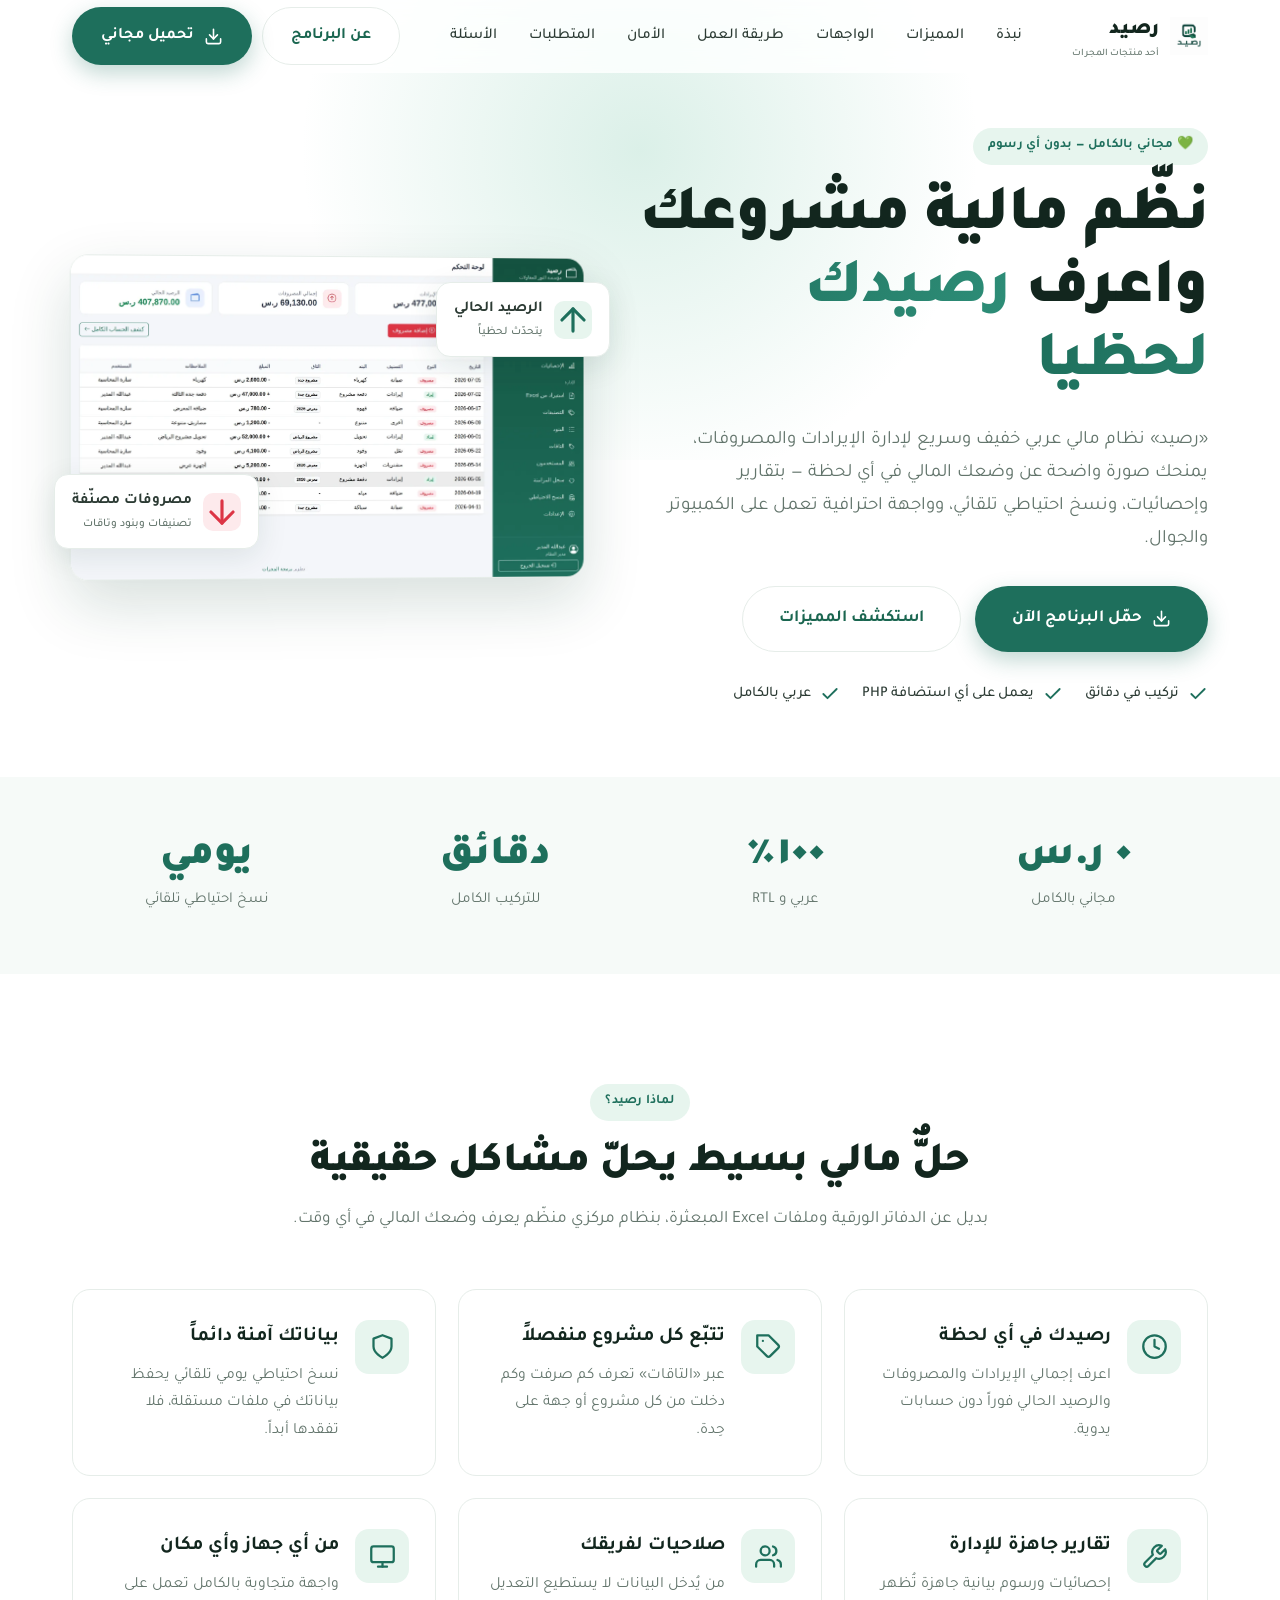
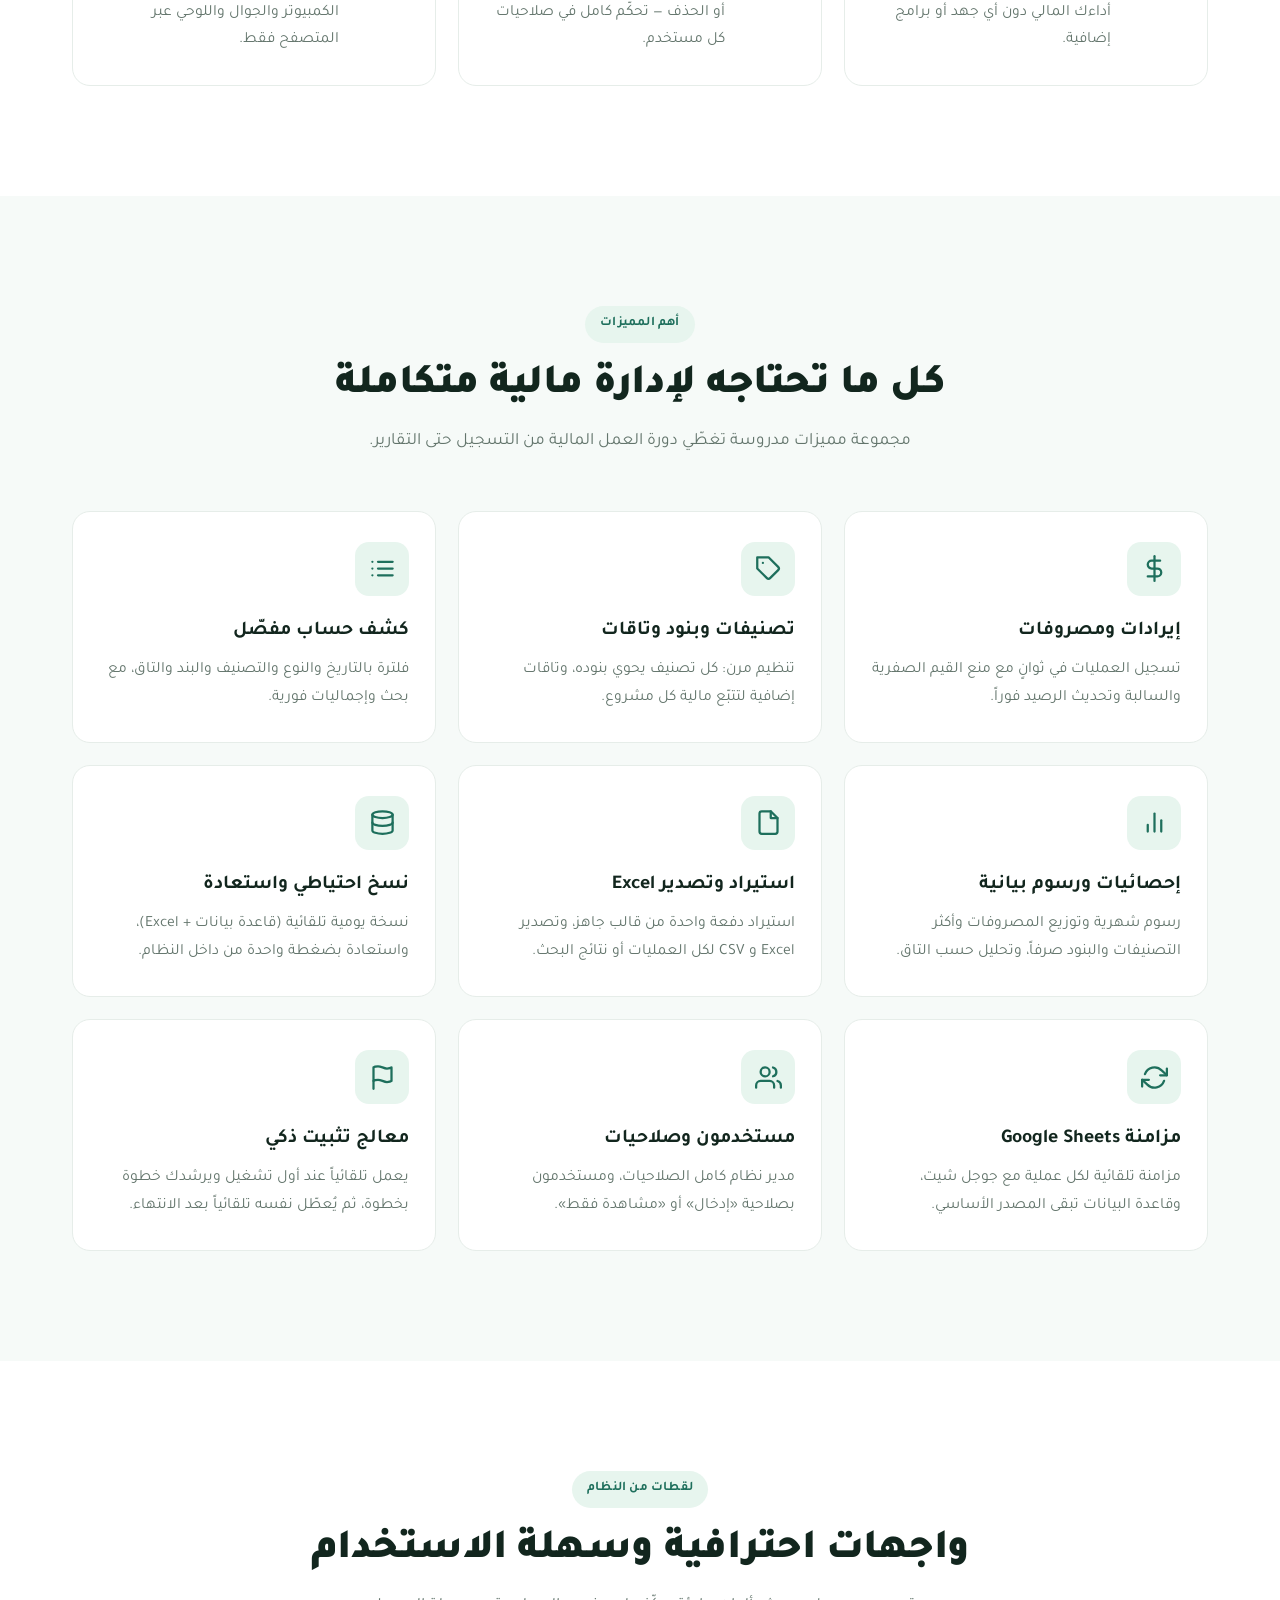
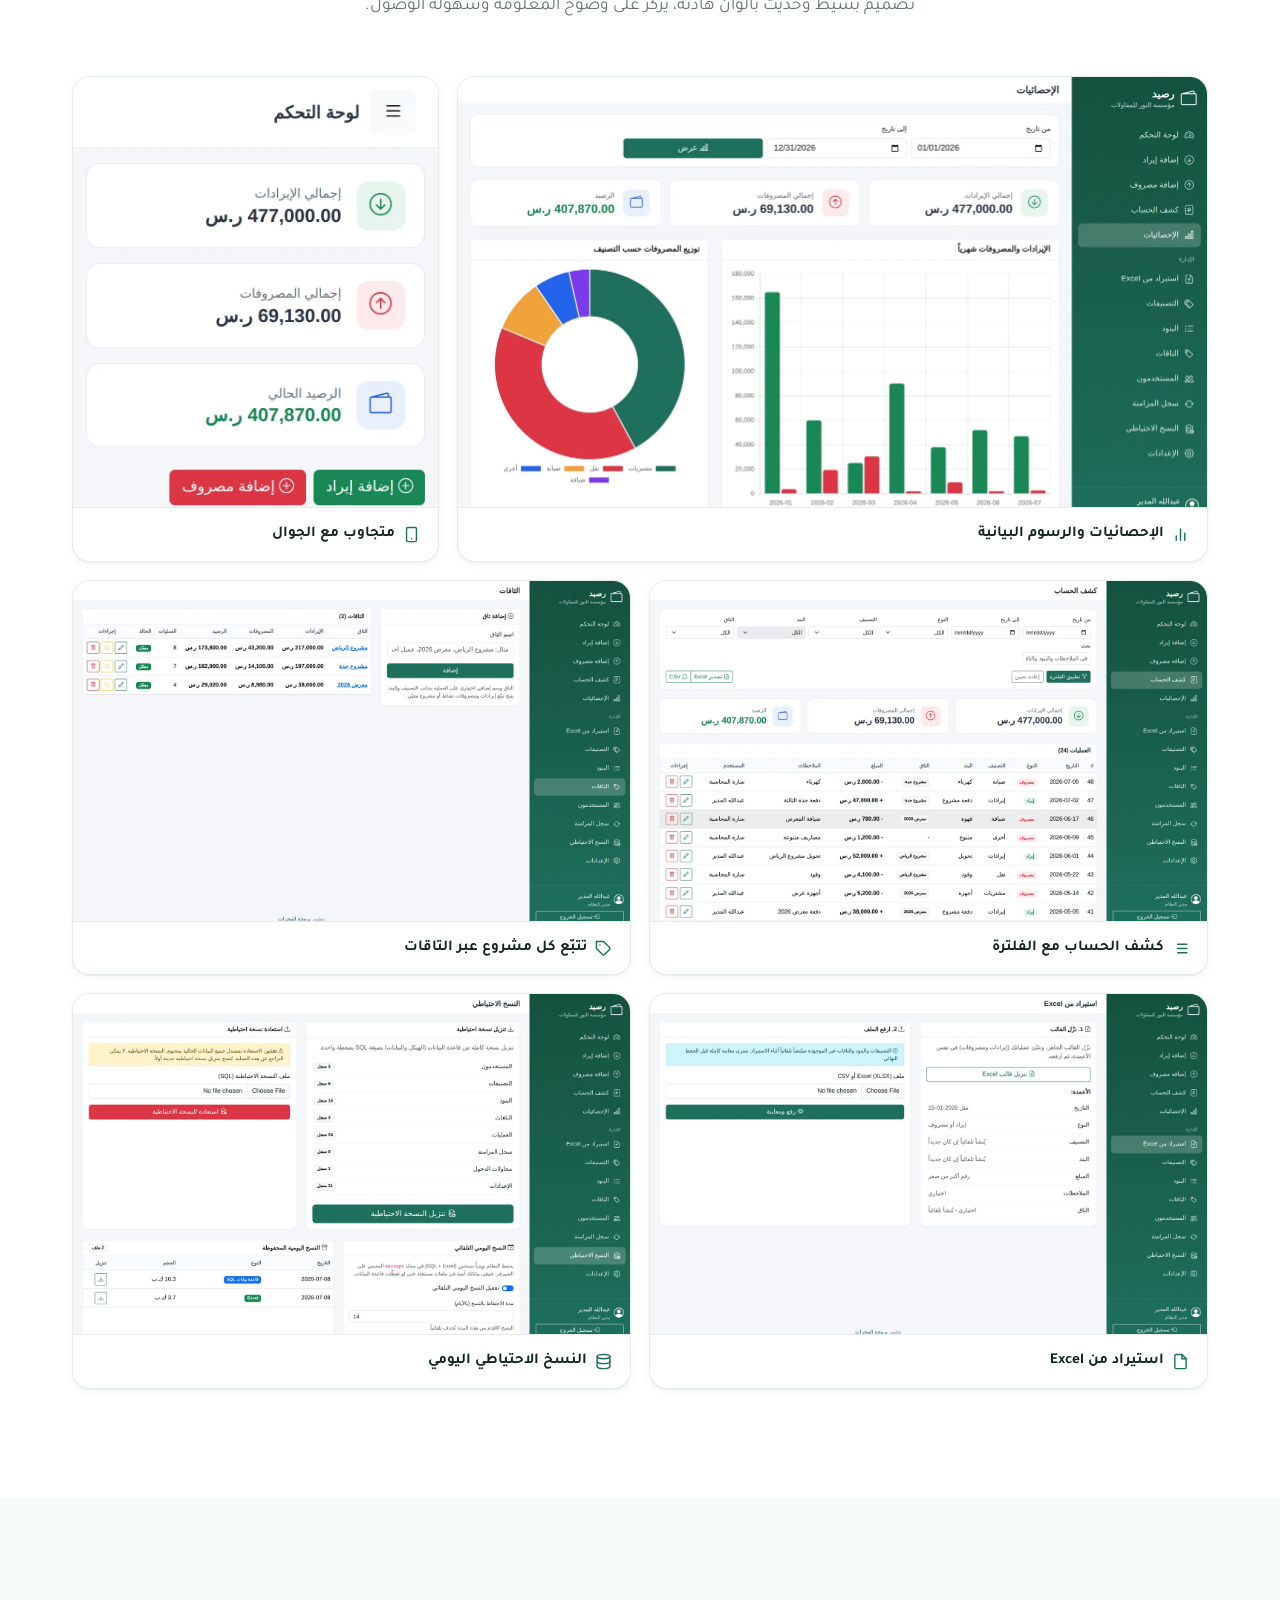
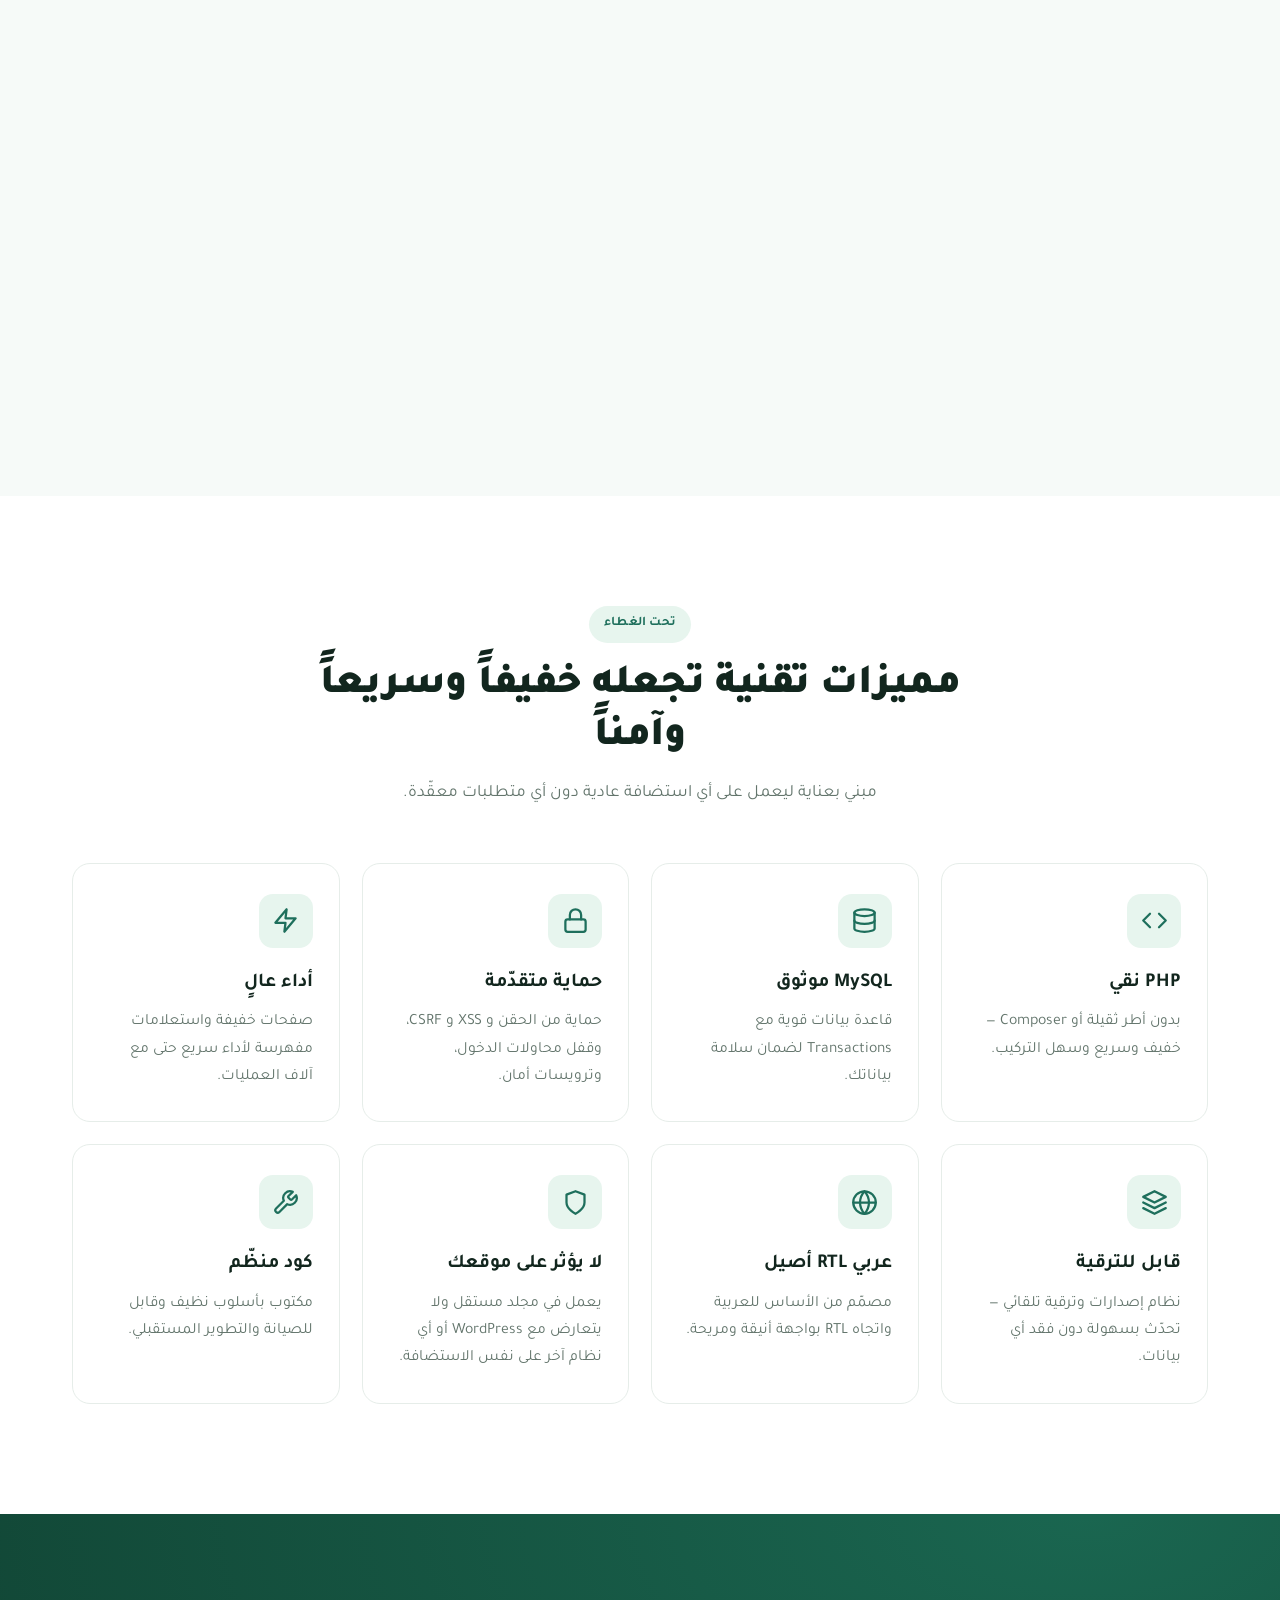
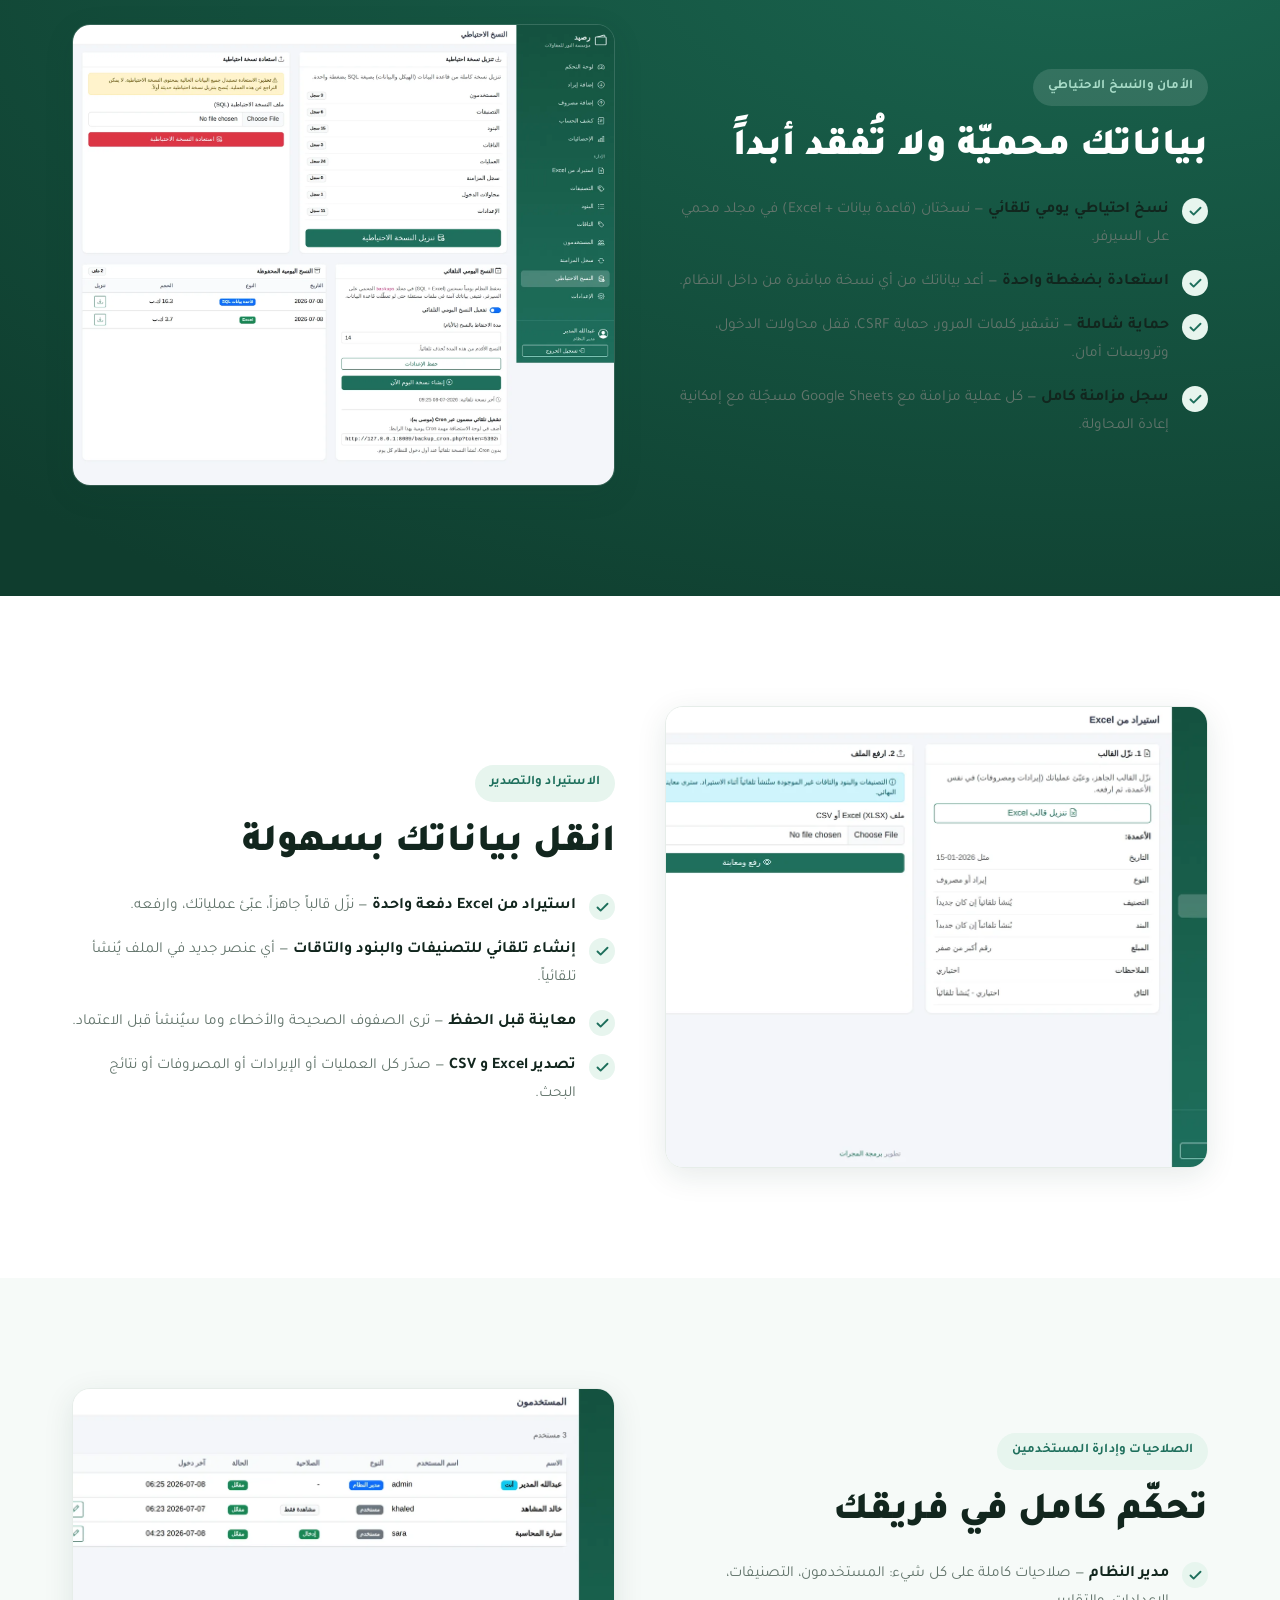
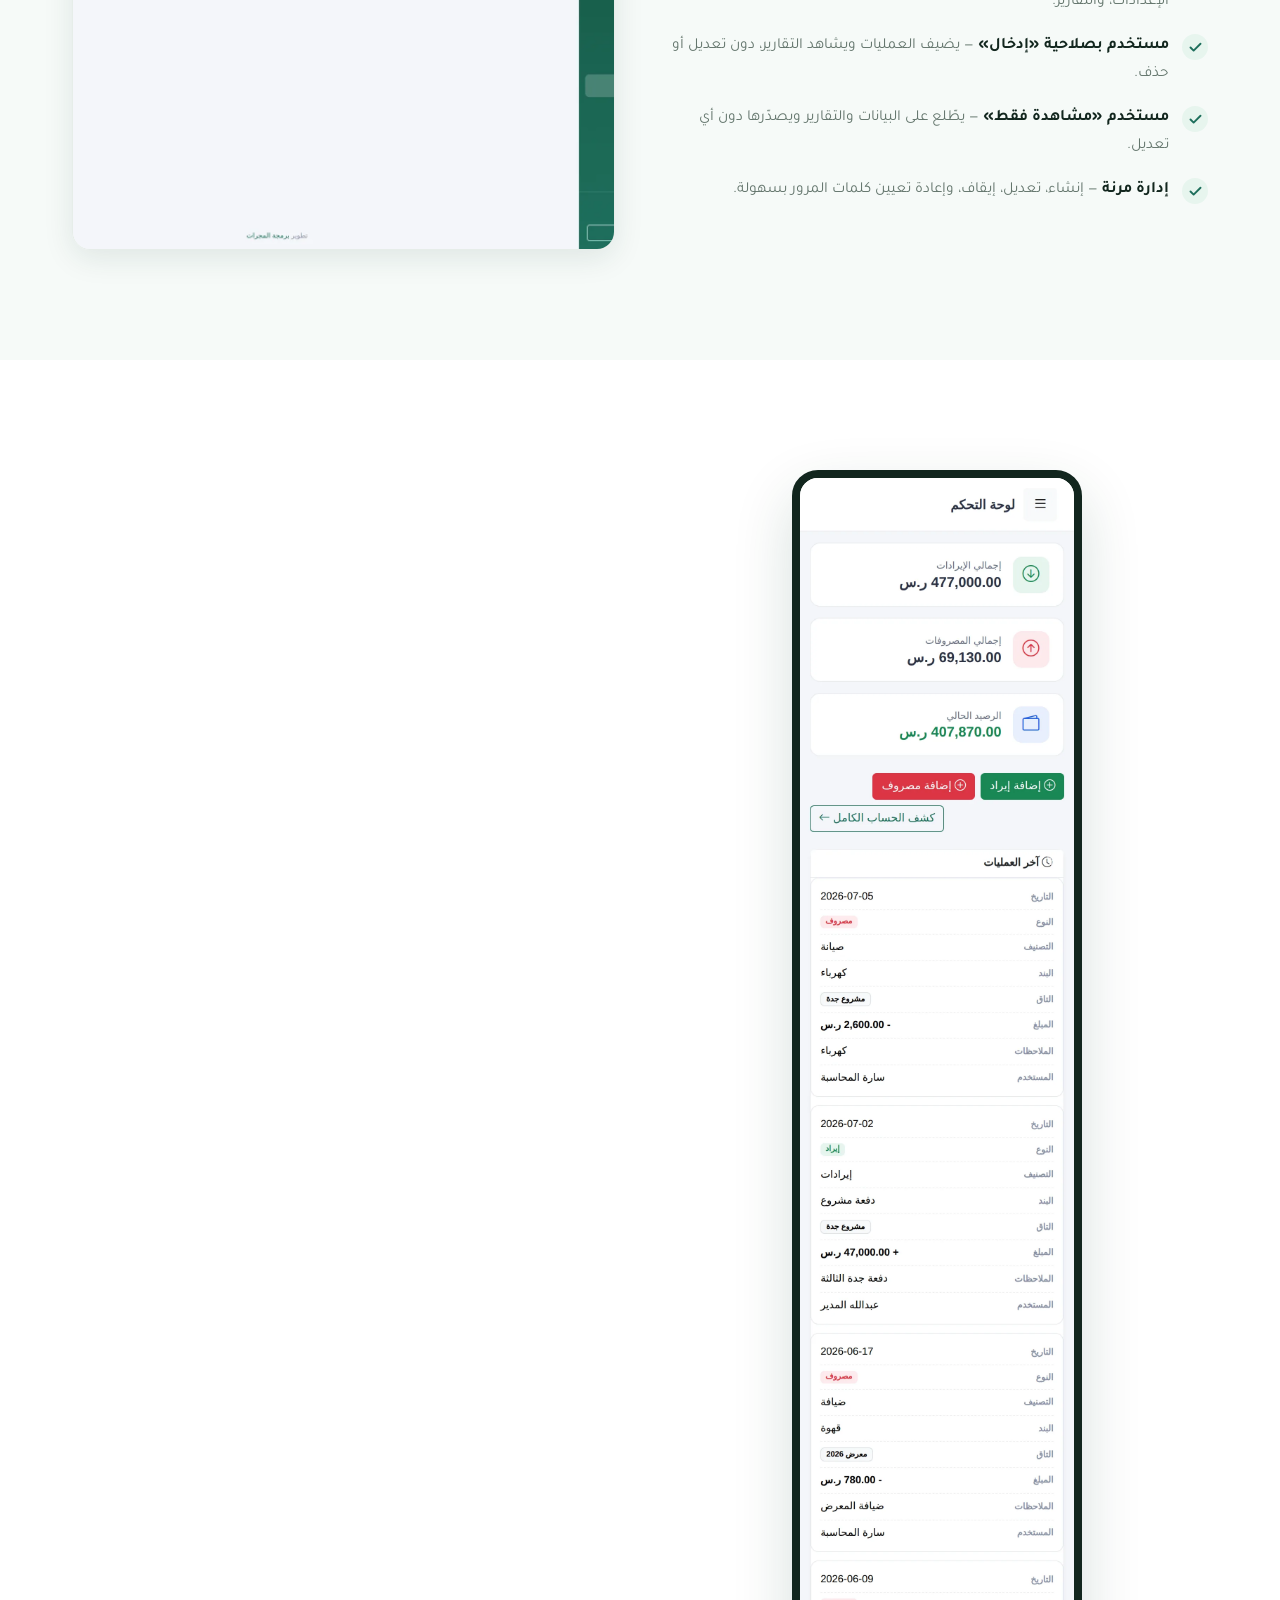
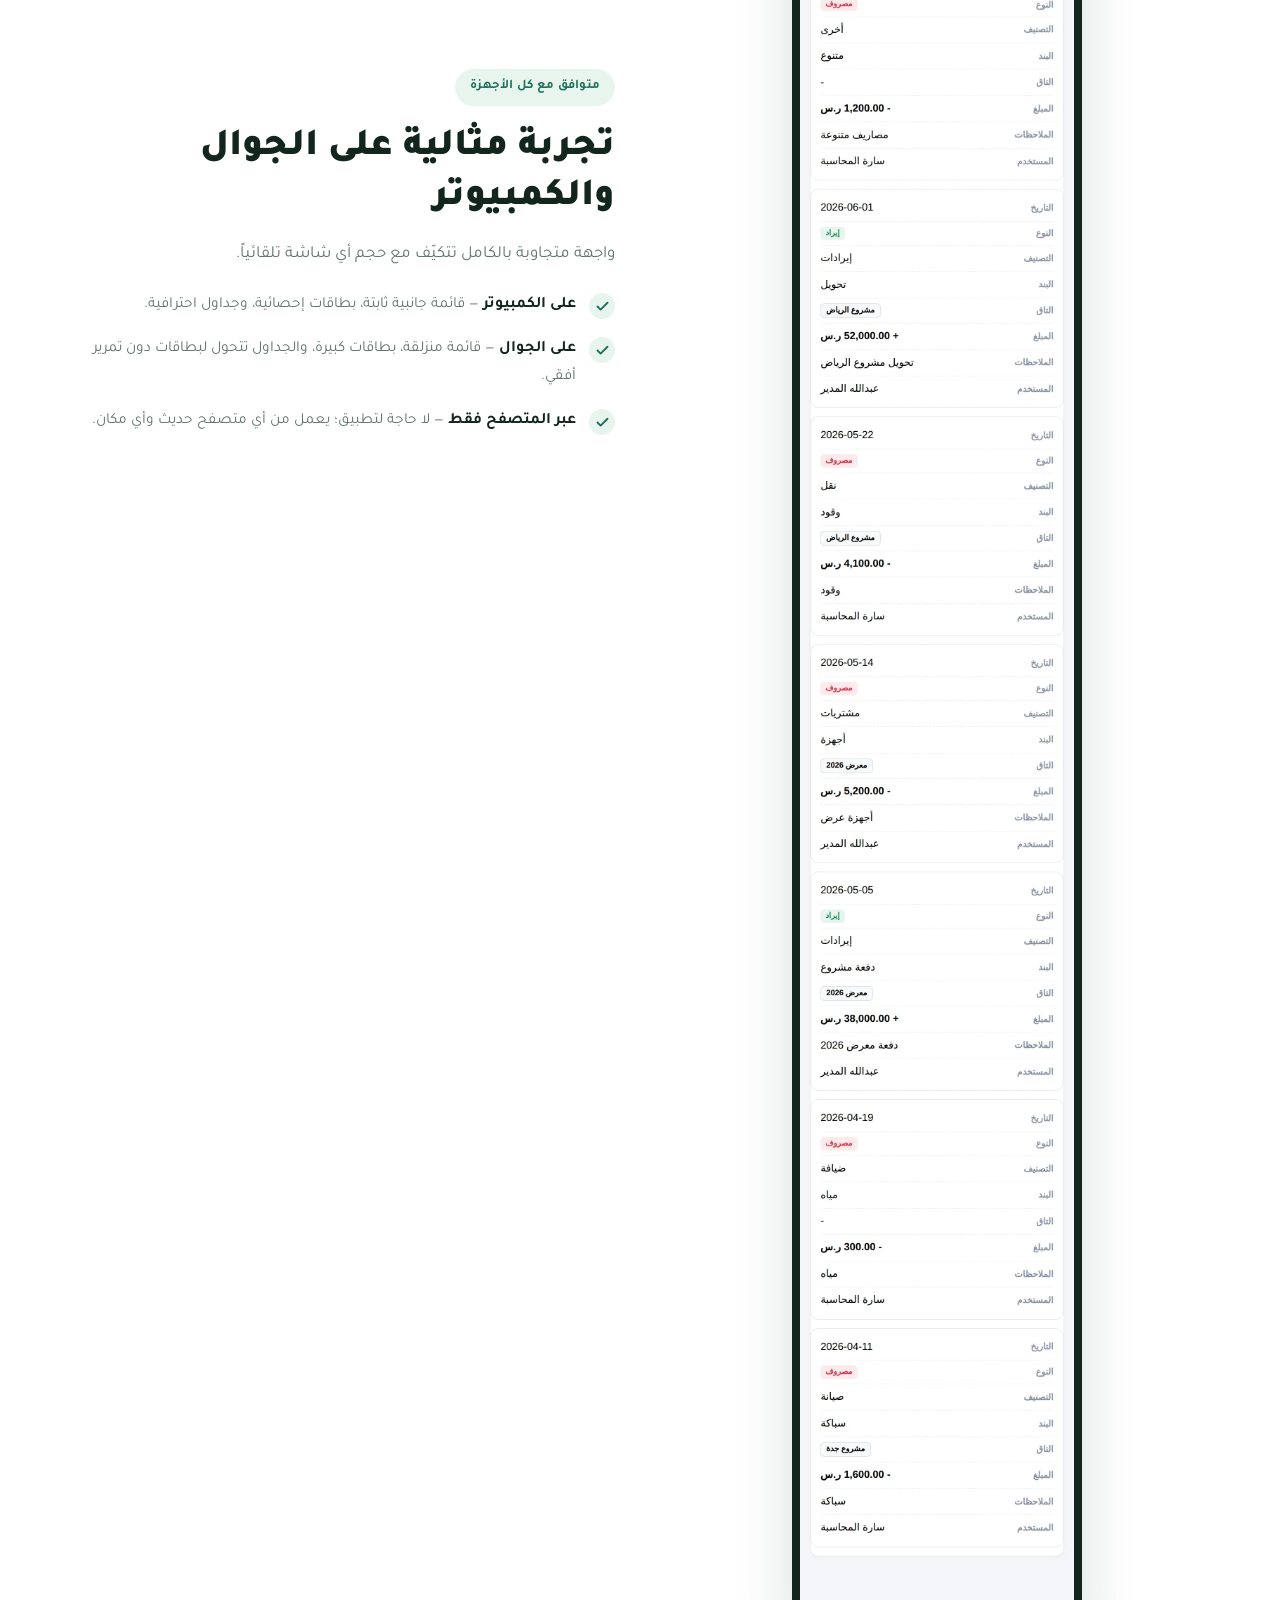
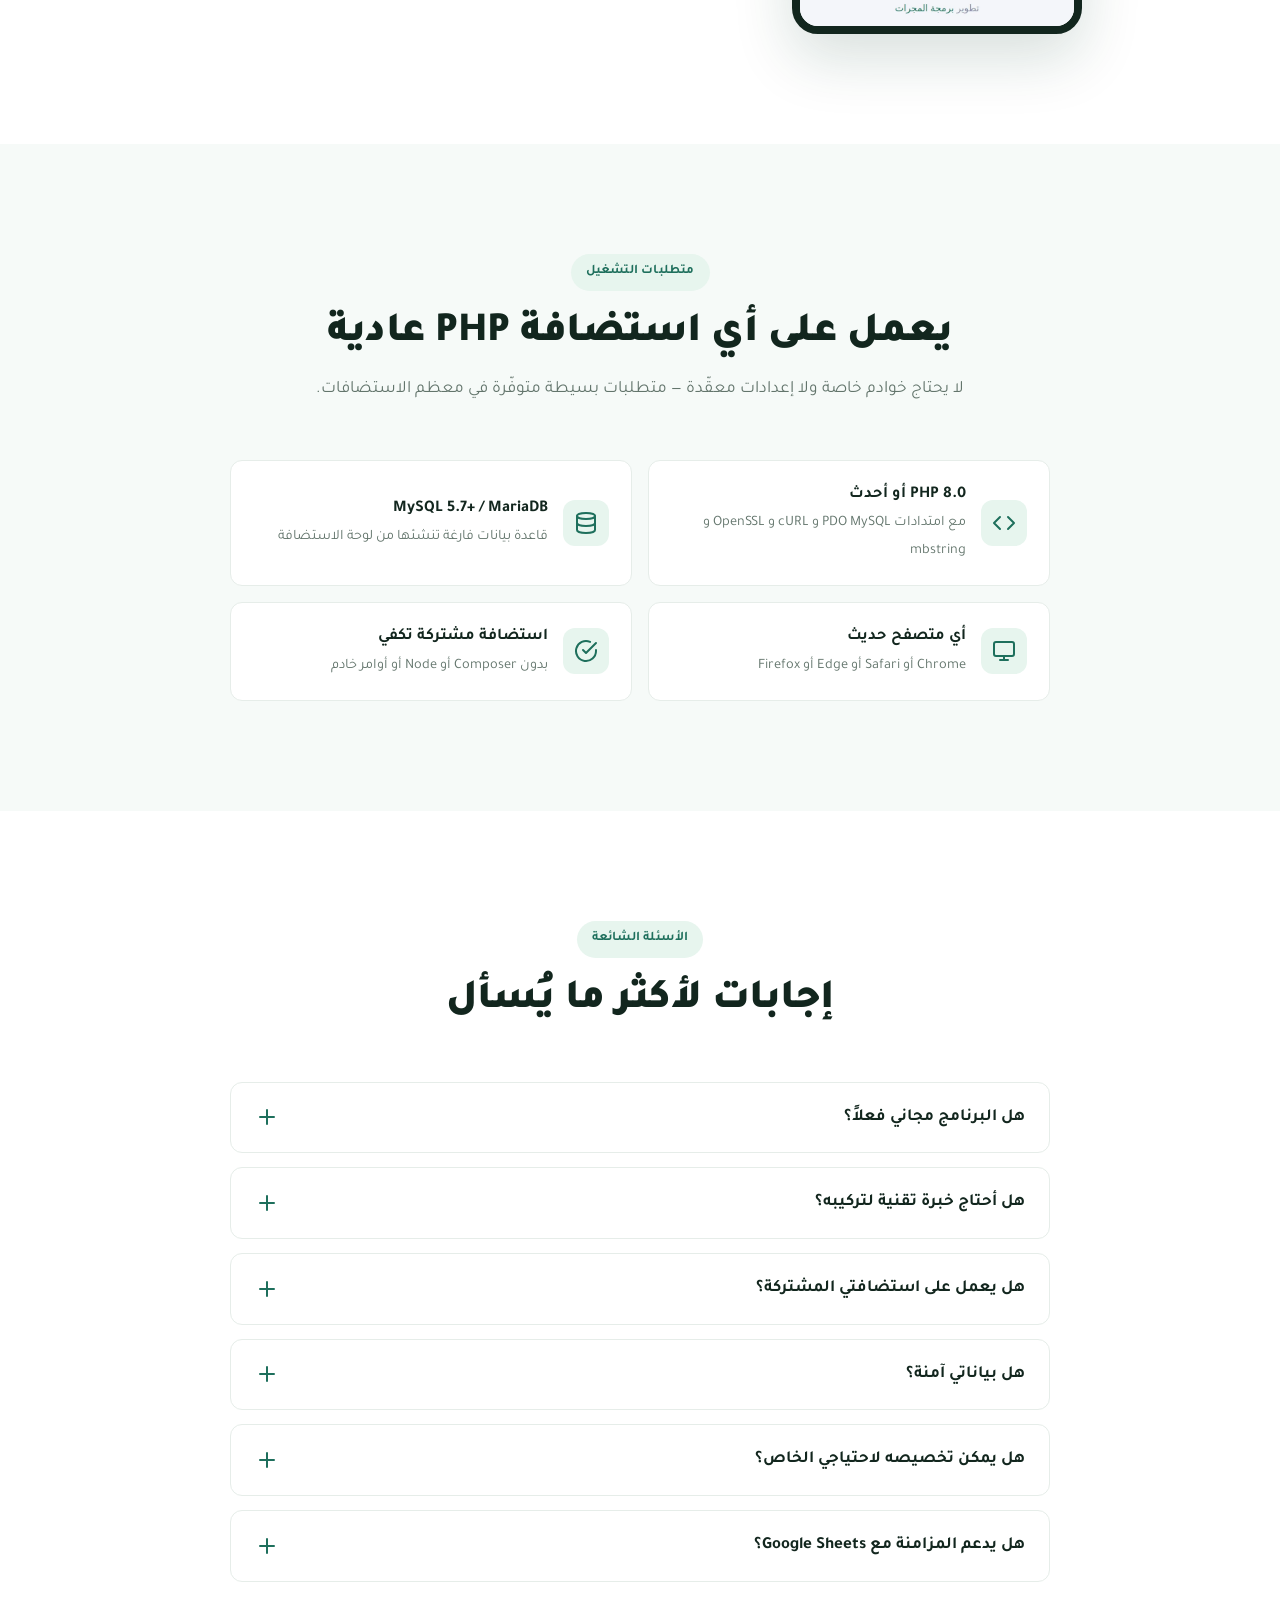
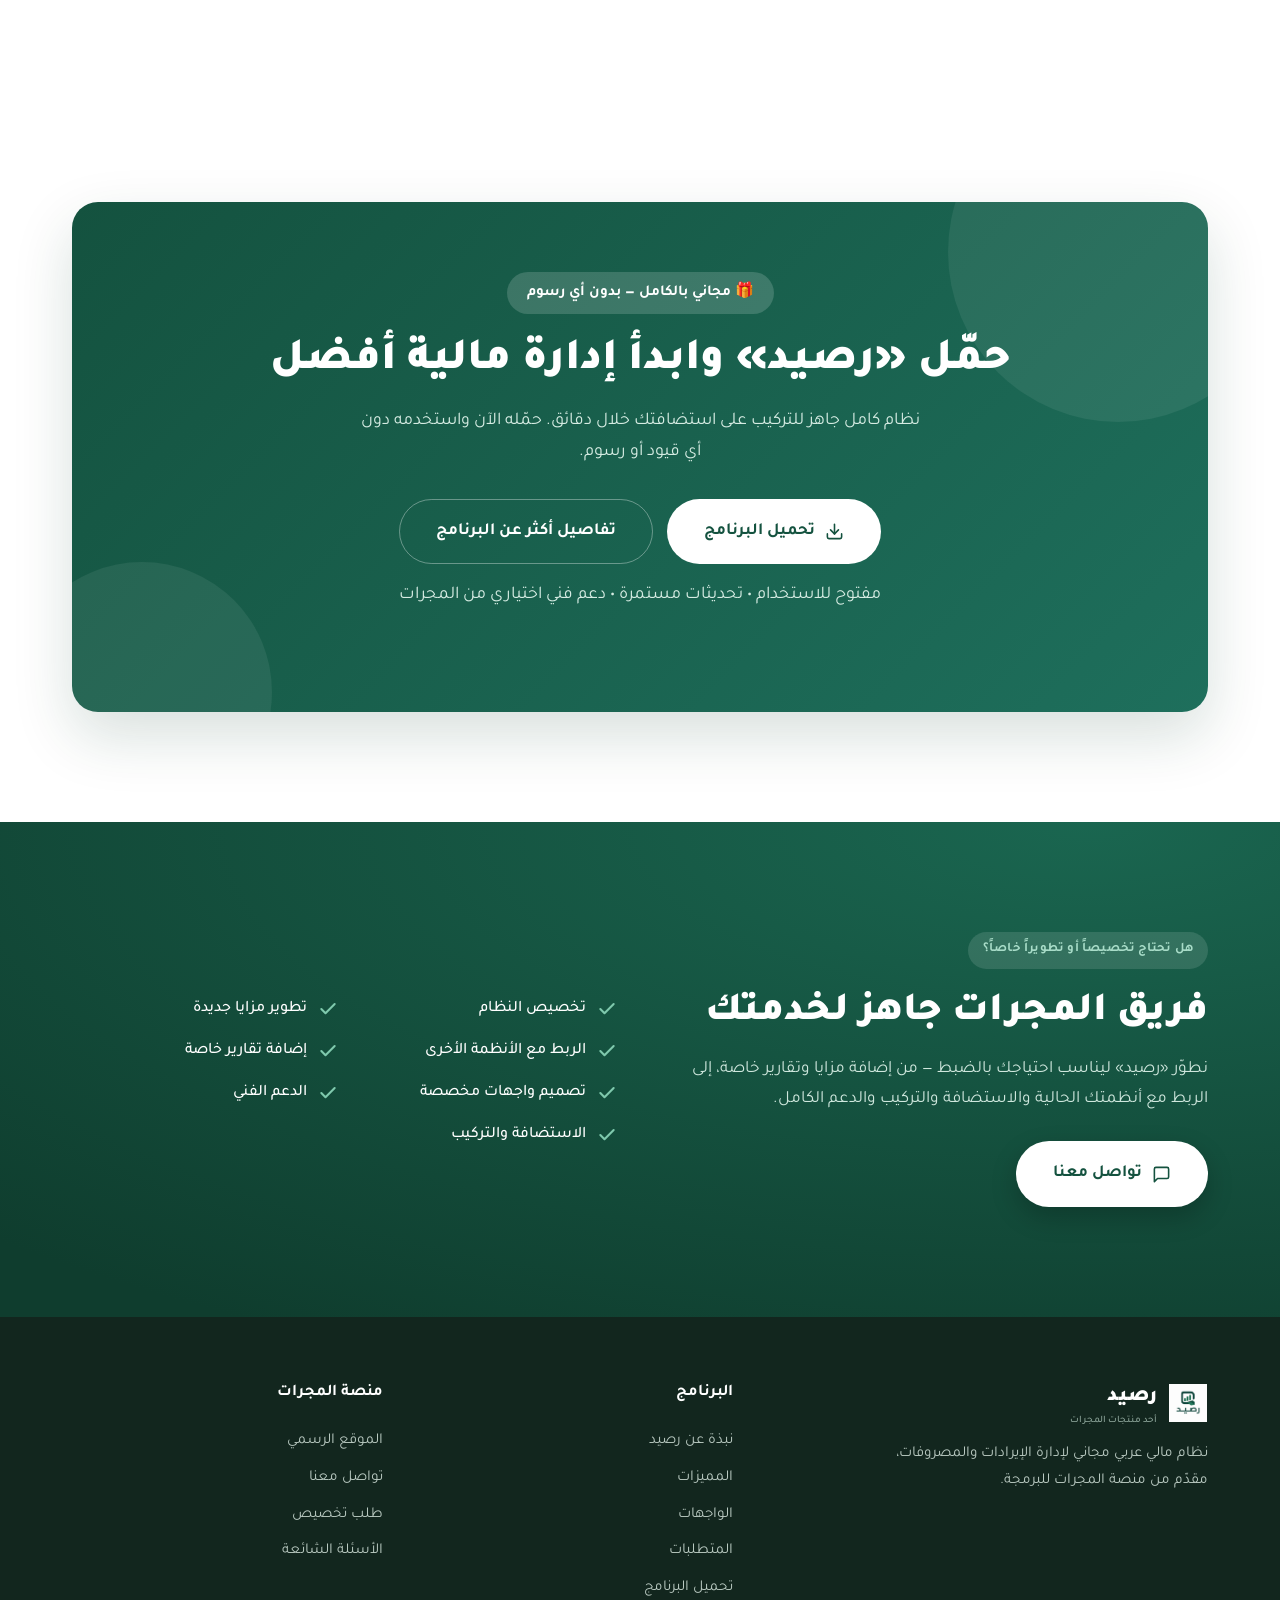
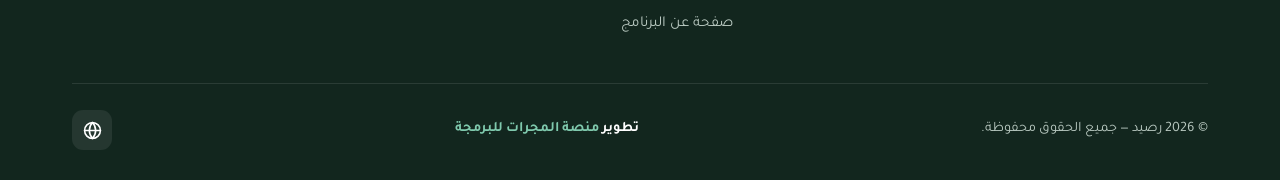
<file: Raseed/index.html>
<!doctype html>
<html lang="ar" dir="rtl">
<head>
<meta charset="utf-8">
<meta name="viewport" content="width=device-width, initial-scale=1">
<title>رصيد | نظام إدارة الإيرادات والمصروفات — مجاني بالكامل</title>
<meta name="description" content="رصيد نظام مالي عربي مجاني بالكامل لإدارة الإيرادات والمصروفات ومعرفة الرصيد لحظياً، مع تقارير وإحصائيات، واستيراد وتصدير Excel، ونسخ احتياطي تلقائي، ومزامنة Google Sheets. يعمل على أي استضافة PHP. أحد منتجات منصة المجرات للبرمجة.">
<meta name="keywords" content="رصيد, نظام مالي, إدارة الإيرادات والمصروفات, برنامج محاسبة, نظام محاسبي عربي, المجرات, برنامج مجاني, كشف حساب, PHP, MySQL">
<meta name="author" content="منصة المجرات للبرمجة">
<meta name="theme-color" content="#14523f">
<link rel="canonical" href="https://ar.almgrat.com/raseed/">

<!-- Open Graph / وسائل التواصل -->
<meta property="og:type" content="website">
<meta property="og:title" content="رصيد | نظام إدارة الإيرادات والمصروفات — مجاني بالكامل">
<meta property="og:description" content="نظام مالي عربي مجاني، سريع وآمن، لإدارة الإيرادات والمصروفات ومعرفة الرصيد لحظياً. أحد منتجات منصة المجرات.">
<meta property="og:image" content="assets/img/cover.png">
<meta property="og:locale" content="ar_AR">
<meta name="twitter:card" content="summary_large_image">
<meta name="twitter:title" content="رصيد | نظام إدارة الإيرادات والمصروفات">
<meta name="twitter:image" content="assets/img/cover.png">

<link rel="icon" type="image/png" href="assets/img/favicon.png">
<link rel="apple-touch-icon" href="assets/img/favicon.png">

<!-- خط Tajawal يُحمَّل عند الاتصال، ويُستبدل بالخط المضمّن Noto عند عدم توفره -->
<link rel="preconnect" href="https://fonts.googleapis.com">
<link rel="preconnect" href="https://fonts.gstatic.com" crossorigin>
<link href="https://fonts.googleapis.com/css2?family=Tajawal:wght@400;500;700;900&display=swap" rel="stylesheet">
<link rel="stylesheet" href="assets/css/style.css">

<!-- بيانات منظّمة (Schema.org) لتحسين SEO -->
<script type="application/ld+json">
{
  "@context": "https://schema.org",
  "@type": "SoftwareApplication",
  "name": "رصيد",
  "applicationCategory": "FinanceApplication",
  "operatingSystem": "Web (PHP + MySQL)",
  "inLanguage": "ar",
  "offers": { "@type": "Offer", "price": "0", "priceCurrency": "SAR" },
  "description": "نظام مالي عربي مجاني لإدارة الإيرادات والمصروفات ومعرفة الرصيد لحظياً.",
  "publisher": { "@type": "Organization", "name": "منصة المجرات للبرمجة", "url": "https://ar.almgrat.com" }
}
</script>
</head>
<body>

<!-- ═══════════ 1) الهيدر ═══════════ -->
<header class="header" id="header">
  <div class="wrap nav">
    <a class="brand" href="#top">
      <img src="assets/img/logo.png" alt="شعار رصيد">
      <span>رصيد<small>أحد منتجات المجرات</small></span>
    </a>
    <nav class="nav-links" id="navLinks">
      <a href="#about">نبذة</a>
      <a href="#features">المميزات</a>
      <a href="#gallery">الواجهات</a>
      <a href="#how">طريقة العمل</a>
      <a href="#security">الأمان</a>
      <a href="#requirements">المتطلبات</a>
      <a href="#faq">الأسئلة</a>
    </nav>
    <div class="nav-cta">
      <a href="about.html" class="btn btn-ghost">عن البرنامج</a>
      <a href="#download" class="btn btn-primary">
        <svg viewBox="0 0 24 24" fill="none" stroke="currentColor" stroke-width="2" stroke-linecap="round" stroke-linejoin="round"><path d="M21 15v4a2 2 0 0 1-2 2H5a2 2 0 0 1-2-2v-4"/><polyline points="7 10 12 15 17 10"/><line x1="12" y1="15" x2="12" y2="3"/></svg>
        تحميل مجاني
      </a>
      <button class="nav-toggle" id="navToggle" aria-label="القائمة">
        <svg viewBox="0 0 24 24" fill="none" stroke="currentColor" stroke-width="2" stroke-linecap="round"><line x1="3" y1="6" x2="21" y2="6"/><line x1="3" y1="12" x2="21" y2="12"/><line x1="3" y1="18" x2="21" y2="18"/></svg>
      </button>
    </div>
  </div>
</header>

<span id="top"></span>

<!-- ═══════════ 2) الهيرو + نبذة ═══════════ -->
<section class="hero" id="about">
  <div class="wrap hero-grid">
    <div class="reveal">
      <span class="eyebrow">💚 مجاني بالكامل — بدون أي رسوم</span>
      <h1>نظّم مالية مشروعك<br>واعرف <span class="grad">رصيدك لحظياً</span></h1>
      <p class="lead">
        «رصيد» نظام مالي عربي خفيف وسريع لإدارة الإيرادات والمصروفات، يمنحك صورة واضحة عن وضعك المالي في أي لحظة —
        بتقارير وإحصائيات، ونسخ احتياطي تلقائي، وواجهة احترافية تعمل على الكمبيوتر والجوال.
      </p>
      <div class="hero-actions">
        <a href="#download" class="btn btn-primary btn-lg">
          <svg viewBox="0 0 24 24" fill="none" stroke="currentColor" stroke-width="2" stroke-linecap="round" stroke-linejoin="round"><path d="M21 15v4a2 2 0 0 1-2 2H5a2 2 0 0 1-2-2v-4"/><polyline points="7 10 12 15 17 10"/><line x1="12" y1="15" x2="12" y2="3"/></svg>
          حمّل البرنامج الآن
        </a>
        <a href="#features" class="btn btn-ghost btn-lg">استكشف المميزات</a>
      </div>
      <div class="hero-badges">
        <span class="hero-badge"><svg viewBox="0 0 24 24" fill="none" stroke="currentColor" stroke-width="2.2" stroke-linecap="round" stroke-linejoin="round"><polyline points="20 6 9 17 4 12"/></svg> تركيب في دقائق</span>
        <span class="hero-badge"><svg viewBox="0 0 24 24" fill="none" stroke="currentColor" stroke-width="2.2" stroke-linecap="round" stroke-linejoin="round"><polyline points="20 6 9 17 4 12"/></svg> يعمل على أي استضافة PHP</span>
        <span class="hero-badge"><svg viewBox="0 0 24 24" fill="none" stroke="currentColor" stroke-width="2.2" stroke-linecap="round" stroke-linejoin="round"><polyline points="20 6 9 17 4 12"/></svg> عربي بالكامل</span>
      </div>
    </div>
    <div class="hero-visual reveal">
      <img src="assets/img/screens/dashboard.webp" alt="لوحة تحكم نظام رصيد">
      <div class="hero-float f1">
        <span class="ic g"><svg viewBox="0 0 24 24" fill="none" stroke="currentColor" stroke-width="2" stroke-linecap="round" stroke-linejoin="round"><line x1="12" y1="19" x2="12" y2="5"/><polyline points="5 12 12 5 19 12"/></svg></span>
        <div>الرصيد الحالي<small>يتحدّث لحظياً</small></div>
      </div>
      <div class="hero-float f2">
        <span class="ic r"><svg viewBox="0 0 24 24" fill="none" stroke="currentColor" stroke-width="2" stroke-linecap="round" stroke-linejoin="round"><line x1="12" y1="5" x2="12" y2="19"/><polyline points="19 12 12 19 5 12"/></svg></span>
        <div>مصروفات مصنّفة<small>تصنيفات وبنود وتاقات</small></div>
      </div>
    </div>
  </div>
</section>

<!-- شريط الأرقام -->
<section class="section-soft" style="padding:34px 0;">
  <div class="wrap stats">
    <div class="stat reveal"><div class="num">٠ ر.س</div><div class="lbl">مجاني بالكامل</div></div>
    <div class="stat reveal"><div class="num">١٠٠٪</div><div class="lbl">عربي و RTL</div></div>
    <div class="stat reveal"><div class="num">دقائق</div><div class="lbl">للتركيب الكامل</div></div>
    <div class="stat reveal"><div class="num">يومي</div><div class="lbl">نسخ احتياطي تلقائي</div></div>
  </div>
</section>

<!-- ═══════════ 3) لماذا رصيد؟ ═══════════ -->
<section class="section" id="why">
  <div class="wrap">
    <div class="section-head reveal">
      <span class="eyebrow">لماذا رصيد؟</span>
      <h2>حلٌّ مالي بسيط يحلّ مشاكل حقيقية</h2>
      <p>بديل عن الدفاتر الورقية وملفات Excel المبعثرة، بنظام مركزي منظّم يعرف وضعك المالي في أي وقت.</p>
    </div>
    <div class="grid grid-3">
      <div class="card why-card reveal">
        <span class="ic"><svg viewBox="0 0 24 24" fill="none" stroke="currentColor" stroke-width="2" stroke-linecap="round" stroke-linejoin="round"><circle cx="12" cy="12" r="10"/><polyline points="12 6 12 12 16 14"/></svg></span>
        <div><h3>رصيدك في أي لحظة</h3><p>اعرف إجمالي الإيرادات والمصروفات والرصيد الحالي فوراً دون حسابات يدوية.</p></div>
      </div>
      <div class="card why-card reveal">
        <span class="ic"><svg viewBox="0 0 24 24" fill="none" stroke="currentColor" stroke-width="2" stroke-linecap="round" stroke-linejoin="round"><path d="M20.59 13.41l-7.17 7.17a2 2 0 0 1-2.83 0L2 12V2h10l8.59 8.59a2 2 0 0 1 0 2.82z"/><line x1="7" y1="7" x2="7.01" y2="7"/></svg></span>
        <div><h3>تتبّع كل مشروع منفصلاً</h3><p>عبر «التاقات» تعرف كم صرفت وكم دخلت من كل مشروع أو جهة على حِدة.</p></div>
      </div>
      <div class="card why-card reveal">
        <span class="ic"><svg viewBox="0 0 24 24" fill="none" stroke="currentColor" stroke-width="2" stroke-linecap="round" stroke-linejoin="round"><path d="M12 22s8-4 8-10V5l-8-3-8 3v7c0 6 8 10 8 10z"/></svg></span>
        <div><h3>بياناتك آمنة دائماً</h3><p>نسخ احتياطي يومي تلقائي يحفظ بياناتك في ملفات مستقلة، فلا تفقدها أبداً.</p></div>
      </div>
      <div class="card why-card reveal">
        <span class="ic"><svg viewBox="0 0 24 24" fill="none" stroke="currentColor" stroke-width="2" stroke-linecap="round" stroke-linejoin="round"><path d="M14.7 6.3a1 1 0 0 0 0 1.4l1.6 1.6a1 1 0 0 0 1.4 0l3.77-3.77a6 6 0 0 1-7.94 7.94l-6.91 6.91a2.12 2.12 0 0 1-3-3l6.91-6.91a6 6 0 0 1 7.94-7.94l-3.76 3.76z"/></svg></span>
        <div><h3>تقارير جاهزة للإدارة</h3><p>إحصائيات ورسوم بيانية جاهزة تُظهر أداءك المالي دون أي جهد أو برامج إضافية.</p></div>
      </div>
      <div class="card why-card reveal">
        <span class="ic"><svg viewBox="0 0 24 24" fill="none" stroke="currentColor" stroke-width="2" stroke-linecap="round" stroke-linejoin="round"><path d="M17 21v-2a4 4 0 0 0-4-4H5a4 4 0 0 0-4 4v2"/><circle cx="9" cy="7" r="4"/><path d="M23 21v-2a4 4 0 0 0-3-3.87"/><path d="M16 3.13a4 4 0 0 1 0 7.75"/></svg></span>
        <div><h3>صلاحيات لفريقك</h3><p>من يُدخل البيانات لا يستطيع التعديل أو الحذف — تحكّم كامل في صلاحيات كل مستخدم.</p></div>
      </div>
      <div class="card why-card reveal">
        <span class="ic"><svg viewBox="0 0 24 24" fill="none" stroke="currentColor" stroke-width="2" stroke-linecap="round" stroke-linejoin="round"><rect x="2" y="3" width="20" height="14" rx="2"/><line x1="8" y1="21" x2="16" y2="21"/><line x1="12" y1="17" x2="12" y2="21"/></svg></span>
        <div><h3>من أي جهاز وأي مكان</h3><p>واجهة متجاوبة بالكامل تعمل على الكمبيوتر والجوال واللوحي عبر المتصفح فقط.</p></div>
      </div>
    </div>
  </div>
</section>

<!-- ═══════════ 4) أهم المميزات ═══════════ -->
<section class="section section-soft" id="features">
  <div class="wrap">
    <div class="section-head reveal">
      <span class="eyebrow">أهم المميزات</span>
      <h2>كل ما تحتاجه لإدارة مالية متكاملة</h2>
      <p>مجموعة مميزات مدروسة تغطّي دورة العمل المالية من التسجيل حتى التقارير.</p>
    </div>
    <div class="grid grid-3">
      <div class="card reveal"><span class="ic"><svg viewBox="0 0 24 24" fill="none" stroke="currentColor" stroke-width="2" stroke-linecap="round" stroke-linejoin="round"><line x1="12" y1="1" x2="12" y2="23"/><path d="M17 5H9.5a3.5 3.5 0 0 0 0 7h5a3.5 3.5 0 0 1 0 7H6"/></svg></span><h3>إيرادات ومصروفات</h3><p>تسجيل العمليات في ثوانٍ مع منع القيم الصفرية والسالبة وتحديث الرصيد فوراً.</p></div>
      <div class="card reveal"><span class="ic"><svg viewBox="0 0 24 24" fill="none" stroke="currentColor" stroke-width="2" stroke-linecap="round" stroke-linejoin="round"><path d="M20.59 13.41l-7.17 7.17a2 2 0 0 1-2.83 0L2 12V2h10l8.59 8.59a2 2 0 0 1 0 2.82z"/><line x1="7" y1="7" x2="7.01" y2="7"/></svg></span><h3>تصنيفات وبنود وتاقات</h3><p>تنظيم مرن: كل تصنيف يحوي بنوده، وتاقات إضافية لتتبّع مالية كل مشروع.</p></div>
      <div class="card reveal"><span class="ic"><svg viewBox="0 0 24 24" fill="none" stroke="currentColor" stroke-width="2" stroke-linecap="round" stroke-linejoin="round"><line x1="8" y1="6" x2="21" y2="6"/><line x1="8" y1="12" x2="21" y2="12"/><line x1="8" y1="18" x2="21" y2="18"/><line x1="3" y1="6" x2="3.01" y2="6"/><line x1="3" y1="12" x2="3.01" y2="12"/><line x1="3" y1="18" x2="3.01" y2="18"/></svg></span><h3>كشف حساب مفصّل</h3><p>فلترة بالتاريخ والنوع والتصنيف والبند والتاق، مع بحث وإجماليات فورية.</p></div>
      <div class="card reveal"><span class="ic"><svg viewBox="0 0 24 24" fill="none" stroke="currentColor" stroke-width="2" stroke-linecap="round" stroke-linejoin="round"><line x1="18" y1="20" x2="18" y2="10"/><line x1="12" y1="20" x2="12" y2="4"/><line x1="6" y1="20" x2="6" y2="14"/></svg></span><h3>إحصائيات ورسوم بيانية</h3><p>رسوم شهرية وتوزيع المصروفات وأكثر التصنيفات والبنود صرفاً، وتحليل حسب التاق.</p></div>
      <div class="card reveal"><span class="ic"><svg viewBox="0 0 24 24" fill="none" stroke="currentColor" stroke-width="2" stroke-linecap="round" stroke-linejoin="round"><path d="M14 2H6a2 2 0 0 0-2 2v16a2 2 0 0 0 2 2h12a2 2 0 0 0 2-2V8z"/><polyline points="14 2 14 8 20 8"/></svg></span><h3>استيراد وتصدير Excel</h3><p>استيراد دفعة واحدة من قالب جاهز، وتصدير Excel و CSV لكل العمليات أو نتائج البحث.</p></div>
      <div class="card reveal"><span class="ic"><svg viewBox="0 0 24 24" fill="none" stroke="currentColor" stroke-width="2" stroke-linecap="round" stroke-linejoin="round"><ellipse cx="12" cy="5" rx="9" ry="3"/><path d="M21 12c0 1.66-4 3-9 3s-9-1.34-9-3"/><path d="M3 5v14c0 1.66 4 3 9 3s9-1.34 9-3V5"/></svg></span><h3>نسخ احتياطي واستعادة</h3><p>نسخة يومية تلقائية (قاعدة بيانات + Excel)، واستعادة بضغطة واحدة من داخل النظام.</p></div>
      <div class="card reveal"><span class="ic"><svg viewBox="0 0 24 24" fill="none" stroke="currentColor" stroke-width="2" stroke-linecap="round" stroke-linejoin="round"><polyline points="23 4 23 10 17 10"/><polyline points="1 20 1 14 7 14"/><path d="M3.51 9a9 9 0 0 1 14.85-3.36L23 10M1 14l4.64 4.36A9 9 0 0 0 20.49 15"/></svg></span><h3>مزامنة Google Sheets</h3><p>مزامنة تلقائية لكل عملية مع جوجل شيت، وقاعدة البيانات تبقى المصدر الأساسي.</p></div>
      <div class="card reveal"><span class="ic"><svg viewBox="0 0 24 24" fill="none" stroke="currentColor" stroke-width="2" stroke-linecap="round" stroke-linejoin="round"><path d="M17 21v-2a4 4 0 0 0-4-4H5a4 4 0 0 0-4 4v2"/><circle cx="9" cy="7" r="4"/><path d="M23 21v-2a4 4 0 0 0-3-3.87"/><path d="M16 3.13a4 4 0 0 1 0 7.75"/></svg></span><h3>مستخدمون وصلاحيات</h3><p>مدير نظام كامل الصلاحيات، ومستخدمون بصلاحية «إدخال» أو «مشاهدة فقط».</p></div>
      <div class="card reveal"><span class="ic"><svg viewBox="0 0 24 24" fill="none" stroke="currentColor" stroke-width="2" stroke-linecap="round" stroke-linejoin="round"><path d="M4 15s1-1 4-1 5 2 8 2 4-1 4-1V3s-1 1-4 1-5-2-8-2-4 1-4 1z"/><line x1="4" y1="22" x2="4" y2="15"/></svg></span><h3>معالج تثبيت ذكي</h3><p>يعمل تلقائياً عند أول تشغيل ويرشدك خطوة بخطوة، ثم يُعطّل نفسه تلقائياً بعد الانتهاء.</p></div>
    </div>
  </div>
</section>

<!-- ═══════════ 5) صور من واجهات النظام ═══════════ -->
<section class="section" id="gallery">
  <div class="wrap">
    <div class="section-head reveal">
      <span class="eyebrow">لقطات من النظام</span>
      <h2>واجهات احترافية وسهلة الاستخدام</h2>
      <p>تصميم بسيط وحديث بألوان هادئة، يركّز على وضوح المعلومة وسهولة الوصول.</p>
    </div>
    <div class="shots">
      <div class="shot big reveal"><img src="assets/img/screens/statistics.webp" alt="الإحصائيات والرسوم البيانية"><div class="cap"><svg viewBox="0 0 24 24" fill="none" stroke="currentColor" stroke-width="2" stroke-linecap="round" stroke-linejoin="round"><line x1="18" y1="20" x2="18" y2="10"/><line x1="12" y1="20" x2="12" y2="4"/><line x1="6" y1="20" x2="6" y2="14"/></svg> الإحصائيات والرسوم البيانية</div></div>
      <div class="shot small reveal"><img src="assets/img/screens/mobile.webp" alt="عرض الجوال" style="object-position:top center;"><div class="cap"><svg viewBox="0 0 24 24" fill="none" stroke="currentColor" stroke-width="2" stroke-linecap="round" stroke-linejoin="round"><rect x="5" y="2" width="14" height="20" rx="2"/><line x1="12" y1="18" x2="12" y2="18"/></svg> متجاوب مع الجوال</div></div>
      <div class="shot half reveal"><img src="assets/img/screens/statement.webp" alt="كشف الحساب"><div class="cap"><svg viewBox="0 0 24 24" fill="none" stroke="currentColor" stroke-width="2" stroke-linecap="round" stroke-linejoin="round"><line x1="8" y1="6" x2="21" y2="6"/><line x1="8" y1="12" x2="21" y2="12"/><line x1="8" y1="18" x2="21" y2="18"/></svg> كشف الحساب مع الفلترة</div></div>
      <div class="shot half reveal"><img src="assets/img/screens/tags.webp" alt="التاقات"><div class="cap"><svg viewBox="0 0 24 24" fill="none" stroke="currentColor" stroke-width="2" stroke-linecap="round" stroke-linejoin="round"><path d="M20.59 13.41l-7.17 7.17a2 2 0 0 1-2.83 0L2 12V2h10l8.59 8.59a2 2 0 0 1 0 2.82z"/><line x1="7" y1="7" x2="7.01" y2="7"/></svg> تتبّع كل مشروع عبر التاقات</div></div>
      <div class="shot half reveal"><img src="assets/img/screens/import.webp" alt="استيراد من Excel"><div class="cap"><svg viewBox="0 0 24 24" fill="none" stroke="currentColor" stroke-width="2" stroke-linecap="round" stroke-linejoin="round"><path d="M14 2H6a2 2 0 0 0-2 2v16a2 2 0 0 0 2 2h12a2 2 0 0 0 2-2V8z"/><polyline points="14 2 14 8 20 8"/></svg> استيراد من Excel</div></div>
      <div class="shot half reveal"><img src="assets/img/screens/backup.webp" alt="النسخ الاحتياطي"><div class="cap"><svg viewBox="0 0 24 24" fill="none" stroke="currentColor" stroke-width="2" stroke-linecap="round" stroke-linejoin="round"><ellipse cx="12" cy="5" rx="9" ry="3"/><path d="M21 12c0 1.66-4 3-9 3s-9-1.34-9-3"/><path d="M3 5v14c0 1.66 4 3 9 3s9-1.34 9-3V5"/></svg> النسخ الاحتياطي اليومي</div></div>
    </div>
  </div>
</section>

<!-- ═══════════ 6) طريقة عمل البرنامج ═══════════ -->
<section class="section section-soft" id="how">
  <div class="wrap">
    <div class="section-head reveal">
      <span class="eyebrow">طريقة العمل</span>
      <h2>جاهز للاستخدام خلال دقائق</h2>
      <p>لا برامج معقّدة ولا أوامر خادم — أربع خطوات بسيطة وتبدأ.</p>
    </div>
    <div class="steps">
      <div class="step reveal"><div class="n">١</div><h3>ارفع الملفات</h3><p>ارفع ملفات النظام إلى مجلد مستقل على استضافتك (مثل domain.com/raseed).</p></div>
      <div class="step reveal"><div class="n">٢</div><h3>أنشئ قاعدة بيانات</h3><p>أنشئ قاعدة بيانات MySQL فارغة من لوحة الاستضافة.</p></div>
      <div class="step reveal"><div class="n">٣</div><h3>اتبع معالج التثبيت</h3><p>افتح الرابط في المتصفح، ويرشدك المعالج خطوة بخطوة لإكمال الإعداد.</p></div>
      <div class="step reveal"><div class="n">٤</div><h3>ابدأ الإدارة</h3><p>سجّل الدخول وابدأ بإدارة إيراداتك ومصروفاتك فوراً.</p></div>
    </div>
  </div>
</section>

<!-- ═══════════ 7) المميزات التقنية ═══════════ -->
<section class="section" id="tech">
  <div class="wrap">
    <div class="section-head reveal">
      <span class="eyebrow">تحت الغطاء</span>
      <h2>مميزات تقنية تجعله خفيفاً وسريعاً وآمناً</h2>
      <p>مبني بعناية ليعمل على أي استضافة عادية دون أي متطلبات معقّدة.</p>
    </div>
    <div class="grid grid-4">
      <div class="card reveal"><span class="ic"><svg viewBox="0 0 24 24" fill="none" stroke="currentColor" stroke-width="2" stroke-linecap="round" stroke-linejoin="round"><polyline points="16 18 22 12 16 6"/><polyline points="8 6 2 12 8 18"/></svg></span><h3>PHP نقي</h3><p>بدون أطر ثقيلة أو Composer — خفيف وسريع وسهل التركيب.</p></div>
      <div class="card reveal"><span class="ic"><svg viewBox="0 0 24 24" fill="none" stroke="currentColor" stroke-width="2" stroke-linecap="round" stroke-linejoin="round"><ellipse cx="12" cy="5" rx="9" ry="3"/><path d="M21 12c0 1.66-4 3-9 3s-9-1.34-9-3"/><path d="M3 5v14c0 1.66 4 3 9 3s9-1.34 9-3V5"/></svg></span><h3>MySQL موثوق</h3><p>قاعدة بيانات قوية مع Transactions لضمان سلامة بياناتك.</p></div>
      <div class="card reveal"><span class="ic"><svg viewBox="0 0 24 24" fill="none" stroke="currentColor" stroke-width="2" stroke-linecap="round" stroke-linejoin="round"><rect x="3" y="11" width="18" height="11" rx="2"/><path d="M7 11V7a5 5 0 0 1 10 0v4"/></svg></span><h3>حماية متقدّمة</h3><p>حماية من الحقن و XSS و CSRF، وقفل محاولات الدخول، وترويسات أمان.</p></div>
      <div class="card reveal"><span class="ic"><svg viewBox="0 0 24 24" fill="none" stroke="currentColor" stroke-width="2" stroke-linecap="round" stroke-linejoin="round"><path d="M13 2L3 14h9l-1 8 10-12h-9z"/></svg></span><h3>أداء عالٍ</h3><p>صفحات خفيفة واستعلامات مفهرسة لأداء سريع حتى مع آلاف العمليات.</p></div>
      <div class="card reveal"><span class="ic"><svg viewBox="0 0 24 24" fill="none" stroke="currentColor" stroke-width="2" stroke-linecap="round" stroke-linejoin="round"><path d="M12 2L2 7l10 5 10-5-10-5z"/><path d="M2 17l10 5 10-5"/><path d="M2 12l10 5 10-5"/></svg></span><h3>قابل للترقية</h3><p>نظام إصدارات وترقية تلقائي — تحدّث بسهولة دون فقد أي بيانات.</p></div>
      <div class="card reveal"><span class="ic"><svg viewBox="0 0 24 24" fill="none" stroke="currentColor" stroke-width="2" stroke-linecap="round" stroke-linejoin="round"><circle cx="12" cy="12" r="10"/><line x1="2" y1="12" x2="22" y2="12"/><path d="M12 2a15.3 15.3 0 0 1 4 10 15.3 15.3 0 0 1-4 10 15.3 15.3 0 0 1-4-10 15.3 15.3 0 0 1 4-10z"/></svg></span><h3>عربي RTL أصيل</h3><p>مصمّم من الأساس للعربية واتجاه RTL بواجهة أنيقة ومريحة.</p></div>
      <div class="card reveal"><span class="ic"><svg viewBox="0 0 24 24" fill="none" stroke="currentColor" stroke-width="2" stroke-linecap="round" stroke-linejoin="round"><path d="M12 22s8-4 8-10V5l-8-3-8 3v7c0 6 8 10 8 10z"/></svg></span><h3>لا يؤثر على موقعك</h3><p>يعمل في مجلد مستقل ولا يتعارض مع WordPress أو أي نظام آخر على نفس الاستضافة.</p></div>
      <div class="card reveal"><span class="ic"><svg viewBox="0 0 24 24" fill="none" stroke="currentColor" stroke-width="2" stroke-linecap="round" stroke-linejoin="round"><path d="M14.7 6.3a1 1 0 0 0 0 1.4l1.6 1.6a1 1 0 0 0 1.4 0l3.77-3.77a6 6 0 0 1-7.94 7.94l-6.91 6.91a2.12 2.12 0 0 1-3-3l6.91-6.91a6 6 0 0 1 7.94-7.94l-3.76 3.76z"/></svg></span><h3>كود منظّم</h3><p>مكتوب بأسلوب نظيف وقابل للصيانة والتطوير المستقبلي.</p></div>
    </div>
  </div>
</section>

<!-- ═══════════ 8) الأمان والنسخ الاحتياطي ═══════════ -->
<section class="section section-dark" id="security">
  <div class="wrap feature-split">
    <div class="reveal">
      <span class="eyebrow">الأمان والنسخ الاحتياطي</span>
      <h2 style="font-size:clamp(1.6rem,3.5vw,2.4rem);font-weight:900;line-height:1.3;margin-bottom:22px;">بياناتك محميّة ولا تُفقد أبداً</h2>
      <ul class="check-list">
        <li><span class="ck"><svg viewBox="0 0 24 24" fill="none" stroke="currentColor" stroke-width="3" stroke-linecap="round" stroke-linejoin="round"><polyline points="20 6 9 17 4 12"/></svg></span><div><b>نسخ احتياطي يومي تلقائي</b> <span>— نسختان (قاعدة بيانات + Excel) في مجلد محمي على السيرفر.</span></div></li>
        <li><span class="ck"><svg viewBox="0 0 24 24" fill="none" stroke="currentColor" stroke-width="3" stroke-linecap="round" stroke-linejoin="round"><polyline points="20 6 9 17 4 12"/></svg></span><div><b>استعادة بضغطة واحدة</b> <span>— أعد بياناتك من أي نسخة مباشرة من داخل النظام.</span></div></li>
        <li><span class="ck"><svg viewBox="0 0 24 24" fill="none" stroke="currentColor" stroke-width="3" stroke-linecap="round" stroke-linejoin="round"><polyline points="20 6 9 17 4 12"/></svg></span><div><b>حماية شاملة</b> <span>— تشفير كلمات المرور، حماية CSRF، قفل محاولات الدخول، وترويسات أمان.</span></div></li>
        <li><span class="ck"><svg viewBox="0 0 24 24" fill="none" stroke="currentColor" stroke-width="3" stroke-linecap="round" stroke-linejoin="round"><polyline points="20 6 9 17 4 12"/></svg></span><div><b>سجل مزامنة كامل</b> <span>— كل عملية مزامنة مع Google Sheets مسجّلة مع إمكانية إعادة المحاولة.</span></div></li>
      </ul>
    </div>
    <div class="reveal"><div class="mock"><img src="assets/img/screens/backup.webp" alt="شاشة النسخ الاحتياطي"></div></div>
  </div>
</section>

<!-- ═══════════ 9) الاستيراد والتصدير ═══════════ -->
<section class="section" id="import">
  <div class="wrap feature-split">
    <div class="reveal"><div class="mock"><img src="assets/img/screens/import.webp" alt="شاشة الاستيراد من Excel"></div></div>
    <div class="reveal">
      <span class="eyebrow">الاستيراد والتصدير</span>
      <h2 style="font-size:clamp(1.6rem,3.5vw,2.4rem);font-weight:900;color:var(--ink);line-height:1.3;margin-bottom:22px;">انقل بياناتك بسهولة</h2>
      <ul class="check-list">
        <li><span class="ck"><svg viewBox="0 0 24 24" fill="none" stroke="currentColor" stroke-width="3" stroke-linecap="round" stroke-linejoin="round"><polyline points="20 6 9 17 4 12"/></svg></span><div><b>استيراد من Excel دفعة واحدة</b> <span>— نزّل قالباً جاهزاً، عبّئ عملياتك، وارفعه.</span></div></li>
        <li><span class="ck"><svg viewBox="0 0 24 24" fill="none" stroke="currentColor" stroke-width="3" stroke-linecap="round" stroke-linejoin="round"><polyline points="20 6 9 17 4 12"/></svg></span><div><b>إنشاء تلقائي للتصنيفات والبنود والتاقات</b> <span>— أي عنصر جديد في الملف يُنشأ تلقائياً.</span></div></li>
        <li><span class="ck"><svg viewBox="0 0 24 24" fill="none" stroke="currentColor" stroke-width="3" stroke-linecap="round" stroke-linejoin="round"><polyline points="20 6 9 17 4 12"/></svg></span><div><b>معاينة قبل الحفظ</b> <span>— ترى الصفوف الصحيحة والأخطاء وما سيُنشأ قبل الاعتماد.</span></div></li>
        <li><span class="ck"><svg viewBox="0 0 24 24" fill="none" stroke="currentColor" stroke-width="3" stroke-linecap="round" stroke-linejoin="round"><polyline points="20 6 9 17 4 12"/></svg></span><div><b>تصدير Excel و CSV</b> <span>— صدّر كل العمليات أو الإيرادات أو المصروفات أو نتائج البحث.</span></div></li>
      </ul>
    </div>
  </div>
</section>

<!-- ═══════════ 10) الصلاحيات وإدارة المستخدمين ═══════════ -->
<section class="section section-soft" id="users">
  <div class="wrap feature-split">
    <div class="reveal">
      <span class="eyebrow">الصلاحيات وإدارة المستخدمين</span>
      <h2 style="font-size:clamp(1.6rem,3.5vw,2.4rem);font-weight:900;color:var(--ink);line-height:1.3;margin-bottom:22px;">تحكّم كامل في فريقك</h2>
      <ul class="check-list">
        <li><span class="ck"><svg viewBox="0 0 24 24" fill="none" stroke="currentColor" stroke-width="3" stroke-linecap="round" stroke-linejoin="round"><polyline points="20 6 9 17 4 12"/></svg></span><div><b>مدير النظام</b> <span>— صلاحيات كاملة على كل شيء: المستخدمون، التصنيفات، الإعدادات، والتقارير.</span></div></li>
        <li><span class="ck"><svg viewBox="0 0 24 24" fill="none" stroke="currentColor" stroke-width="3" stroke-linecap="round" stroke-linejoin="round"><polyline points="20 6 9 17 4 12"/></svg></span><div><b>مستخدم بصلاحية «إدخال»</b> <span>— يضيف العمليات ويشاهد التقارير، دون تعديل أو حذف.</span></div></li>
        <li><span class="ck"><svg viewBox="0 0 24 24" fill="none" stroke="currentColor" stroke-width="3" stroke-linecap="round" stroke-linejoin="round"><polyline points="20 6 9 17 4 12"/></svg></span><div><b>مستخدم «مشاهدة فقط»</b> <span>— يطّلع على البيانات والتقارير ويصدّرها دون أي تعديل.</span></div></li>
        <li><span class="ck"><svg viewBox="0 0 24 24" fill="none" stroke="currentColor" stroke-width="3" stroke-linecap="round" stroke-linejoin="round"><polyline points="20 6 9 17 4 12"/></svg></span><div><b>إدارة مرنة</b> <span>— إنشاء، تعديل، إيقاف، وإعادة تعيين كلمات المرور بسهولة.</span></div></li>
      </ul>
    </div>
    <div class="reveal"><div class="mock"><img src="assets/img/screens/users.webp" alt="شاشة إدارة المستخدمين"></div></div>
  </div>
</section>

<!-- ═══════════ 11) التوافق مع الجوال والكمبيوتر ═══════════ -->
<section class="section" id="responsive">
  <div class="wrap feature-split">
    <div class="reveal" style="display:grid;place-items:center;">
      <img src="assets/img/screens/mobile.webp" alt="نظام رصيد على الجوال" style="max-width:290px;border-radius:26px;border:8px solid var(--ink);box-shadow:var(--shadow-lg);">
    </div>
    <div class="reveal">
      <span class="eyebrow">متوافق مع كل الأجهزة</span>
      <h2 style="font-size:clamp(1.6rem,3.5vw,2.4rem);font-weight:900;color:var(--ink);line-height:1.3;margin-bottom:16px;">تجربة مثالية على الجوال والكمبيوتر</h2>
      <p style="color:var(--muted);font-size:1.06rem;margin-bottom:22px;">واجهة متجاوبة بالكامل تتكيّف مع حجم أي شاشة تلقائياً.</p>
      <ul class="check-list">
        <li><span class="ck"><svg viewBox="0 0 24 24" fill="none" stroke="currentColor" stroke-width="3" stroke-linecap="round" stroke-linejoin="round"><polyline points="20 6 9 17 4 12"/></svg></span><div><b>على الكمبيوتر</b> <span>— قائمة جانبية ثابتة، بطاقات إحصائية، وجداول احترافية.</span></div></li>
        <li><span class="ck"><svg viewBox="0 0 24 24" fill="none" stroke="currentColor" stroke-width="3" stroke-linecap="round" stroke-linejoin="round"><polyline points="20 6 9 17 4 12"/></svg></span><div><b>على الجوال</b> <span>— قائمة منزلقة، بطاقات كبيرة، والجداول تتحول لبطاقات دون تمرير أفقي.</span></div></li>
        <li><span class="ck"><svg viewBox="0 0 24 24" fill="none" stroke="currentColor" stroke-width="3" stroke-linecap="round" stroke-linejoin="round"><polyline points="20 6 9 17 4 12"/></svg></span><div><b>عبر المتصفح فقط</b> <span>— لا حاجة لتطبيق؛ يعمل من أي متصفح حديث وأي مكان.</span></div></li>
      </ul>
    </div>
  </div>
</section>

<!-- ═══════════ 12) متطلبات التشغيل ═══════════ -->
<section class="section section-soft" id="requirements">
  <div class="wrap">
    <div class="section-head reveal">
      <span class="eyebrow">متطلبات التشغيل</span>
      <h2>يعمل على أي استضافة PHP عادية</h2>
      <p>لا يحتاج خوادم خاصة ولا إعدادات معقّدة — متطلبات بسيطة متوفّرة في معظم الاستضافات.</p>
    </div>
    <div class="req-grid" style="max-width:820px;margin-inline:auto;">
      <div class="req reveal"><span class="ic"><svg viewBox="0 0 24 24" fill="none" stroke="currentColor" stroke-width="2" stroke-linecap="round" stroke-linejoin="round"><polyline points="16 18 22 12 16 6"/><polyline points="8 6 2 12 8 18"/></svg></span><div><b>PHP 8.0 أو أحدث</b><span>مع امتدادات PDO MySQL و cURL و OpenSSL و mbstring</span></div></div>
      <div class="req reveal"><span class="ic"><svg viewBox="0 0 24 24" fill="none" stroke="currentColor" stroke-width="2" stroke-linecap="round" stroke-linejoin="round"><ellipse cx="12" cy="5" rx="9" ry="3"/><path d="M21 12c0 1.66-4 3-9 3s-9-1.34-9-3"/><path d="M3 5v14c0 1.66 4 3 9 3s9-1.34 9-3V5"/></svg></span><div><b>MySQL 5.7+ / MariaDB</b><span>قاعدة بيانات فارغة تنشئها من لوحة الاستضافة</span></div></div>
      <div class="req reveal"><span class="ic"><svg viewBox="0 0 24 24" fill="none" stroke="currentColor" stroke-width="2" stroke-linecap="round" stroke-linejoin="round"><rect x="2" y="3" width="20" height="14" rx="2"/><line x1="8" y1="21" x2="16" y2="21"/><line x1="12" y1="17" x2="12" y2="21"/></svg></span><div><b>أي متصفح حديث</b><span>Chrome أو Safari أو Edge أو Firefox</span></div></div>
      <div class="req reveal"><span class="ic"><svg viewBox="0 0 24 24" fill="none" stroke="currentColor" stroke-width="2" stroke-linecap="round" stroke-linejoin="round"><path d="M22 11.08V12a10 10 0 1 1-5.93-9.14"/><polyline points="22 4 12 14.01 9 11.01"/></svg></span><div><b>استضافة مشتركة تكفي</b><span>بدون Composer أو Node أو أوامر خادم</span></div></div>
    </div>
  </div>
</section>

<!-- ═══════════ 13) الأسئلة الشائعة ═══════════ -->
<section class="section" id="faq">
  <div class="wrap">
    <div class="section-head reveal">
      <span class="eyebrow">الأسئلة الشائعة</span>
      <h2>إجابات لأكثر ما يُسأل</h2>
    </div>
    <div class="faq">
      <details class="faq-item reveal"><summary>هل البرنامج مجاني فعلاً؟ <svg class="plus" viewBox="0 0 24 24" fill="none" stroke="currentColor" stroke-width="2" stroke-linecap="round"><line x1="12" y1="5" x2="12" y2="19"/><line x1="5" y1="12" x2="19" y2="12"/></svg></summary><div class="a">نعم، «رصيد» مجاني بالكامل ويمكنك تحميله واستخدامه دون أي رسوم. تقدّم منصة المجرات خدمات اختيارية مدفوعة للتخصيص والتطوير والدعم لمن يحتاجها.</div></details>
      <details class="faq-item reveal"><summary>هل أحتاج خبرة تقنية لتركيبه؟ <svg class="plus" viewBox="0 0 24 24" fill="none" stroke="currentColor" stroke-width="2" stroke-linecap="round"><line x1="12" y1="5" x2="12" y2="19"/><line x1="5" y1="12" x2="19" y2="12"/></svg></summary><div class="a">لا. ما عليك سوى رفع الملفات وإنشاء قاعدة بيانات، ويتكفّل معالج التثبيت بالباقي خطوة بخطوة خلال دقائق.</div></details>
      <details class="faq-item reveal"><summary>هل يعمل على استضافتي المشتركة؟ <svg class="plus" viewBox="0 0 24 24" fill="none" stroke="currentColor" stroke-width="2" stroke-linecap="round"><line x1="12" y1="5" x2="12" y2="19"/><line x1="5" y1="12" x2="19" y2="12"/></svg></summary><div class="a">نعم، يعمل على أي استضافة تدعم PHP 8+ و MySQL، وهو ما تتوفّر عليه معظم الاستضافات المشتركة، ولا يؤثر على أي موقع آخر لديك.</div></details>
      <details class="faq-item reveal"><summary>هل بياناتي آمنة؟ <svg class="plus" viewBox="0 0 24 24" fill="none" stroke="currentColor" stroke-width="2" stroke-linecap="round"><line x1="12" y1="5" x2="12" y2="19"/><line x1="5" y1="12" x2="19" y2="12"/></svg></summary><div class="a">بياناتك تبقى على استضافتك الخاصة أنت وحدك من يملكها. البرنامج محمي بعدة طبقات (تشفير كلمات المرور، CSRF، قفل محاولات الدخول)، ويأخذ نسخة احتياطية يومية تلقائياً.</div></details>
      <details class="faq-item reveal"><summary>هل يمكن تخصيصه لاحتياجي الخاص؟ <svg class="plus" viewBox="0 0 24 24" fill="none" stroke="currentColor" stroke-width="2" stroke-linecap="round"><line x1="12" y1="5" x2="12" y2="19"/><line x1="5" y1="12" x2="19" y2="12"/></svg></summary><div class="a">بالتأكيد. فريق المجرات يقدّم خدمات تخصيص وتطوير مزايا جديدة وربط مع أنظمة أخرى وتقارير خاصة — تواصل معنا من قسم «طلب التخصيص» أدناه.</div></details>
      <details class="faq-item reveal"><summary>هل يدعم المزامنة مع Google Sheets؟ <svg class="plus" viewBox="0 0 24 24" fill="none" stroke="currentColor" stroke-width="2" stroke-linecap="round"><line x1="12" y1="5" x2="12" y2="19"/><line x1="5" y1="12" x2="19" y2="12"/></svg></summary><div class="a">نعم، يمكنك ربطه بجوجل شيت لمزامنة كل عملية تلقائياً، مع بقاء قاعدة البيانات المصدر الأساسي، وسجل مزامنة كامل.</div></details>
    </div>
  </div>
</section>

<!-- ═══════════ 14) قسم التحميل ═══════════ -->
<section class="section" id="download">
  <div class="wrap download-cta">
    <div class="download-box reveal">
      <span class="free-badge">🎁 مجاني بالكامل — بدون أي رسوم</span>
      <h2>حمّل «رصيد» وابدأ إدارة مالية أفضل</h2>
      <p>نظام كامل جاهز للتركيب على استضافتك خلال دقائق. حمّله الآن واستخدمه دون أي قيود أو رسوم.</p>
      <div class="download-actions">
        <!-- ✏️ عدّل رابط التحميل هنا (href) -->
        <a href="#" class="btn btn-white btn-lg" id="downloadBtn">
          <svg viewBox="0 0 24 24" fill="none" stroke="currentColor" stroke-width="2" stroke-linecap="round" stroke-linejoin="round"><path d="M21 15v4a2 2 0 0 1-2 2H5a2 2 0 0 1-2-2v-4"/><polyline points="7 10 12 15 17 10"/><line x1="12" y1="15" x2="12" y2="3"/></svg>
          تحميل البرنامج
        </a>
        <a href="about.html" class="btn btn-outline-white btn-lg">تفاصيل أكثر عن البرنامج</a>
      </div>
      <p class="download-note">مفتوح للاستخدام • تحديثات مستمرة • دعم فني اختياري من المجرات</p>
    </div>
  </div>
</section>

<!-- ═══════════ 15) طلب التخصيص ═══════════ -->
<section class="section section-dark" id="customize">
  <div class="wrap custom-grid">
    <div class="reveal">
      <span class="eyebrow">هل تحتاج تخصيصاً أو تطويراً خاصاً؟</span>
      <h2 style="font-size:clamp(1.7rem,3.6vw,2.5rem);font-weight:900;color:#fff;line-height:1.3;margin-bottom:16px;">فريق المجرات جاهز لخدمتك</h2>
      <p style="color:#cfe7dd;font-size:1.08rem;margin-bottom:26px;">
        نطوّر «رصيد» ليناسب احتياجك بالضبط — من إضافة مزايا وتقارير خاصة، إلى الربط مع أنظمتك الحالية والاستضافة والتركيب والدعم الكامل.
      </p>
      <!-- ✏️ عدّل رابط التواصل هنا (href) -->
      <a href="https://ar.almgrat.com/contact" target="_blank" rel="noopener" class="btn btn-primary btn-lg">
        <svg viewBox="0 0 24 24" fill="none" stroke="currentColor" stroke-width="2" stroke-linecap="round" stroke-linejoin="round"><path d="M21 15a2 2 0 0 1-2 2H7l-4 4V5a2 2 0 0 1 2-2h14a2 2 0 0 1 2 2z"/></svg>
        تواصل معنا
      </a>
    </div>
    <div class="reveal">
      <div class="custom-services">
        <div class="custom-service"><svg viewBox="0 0 24 24" fill="none" stroke="currentColor" stroke-width="2.5" stroke-linecap="round" stroke-linejoin="round"><polyline points="20 6 9 17 4 12"/></svg> تخصيص النظام</div>
        <div class="custom-service"><svg viewBox="0 0 24 24" fill="none" stroke="currentColor" stroke-width="2.5" stroke-linecap="round" stroke-linejoin="round"><polyline points="20 6 9 17 4 12"/></svg> تطوير مزايا جديدة</div>
        <div class="custom-service"><svg viewBox="0 0 24 24" fill="none" stroke="currentColor" stroke-width="2.5" stroke-linecap="round" stroke-linejoin="round"><polyline points="20 6 9 17 4 12"/></svg> الربط مع الأنظمة الأخرى</div>
        <div class="custom-service"><svg viewBox="0 0 24 24" fill="none" stroke="currentColor" stroke-width="2.5" stroke-linecap="round" stroke-linejoin="round"><polyline points="20 6 9 17 4 12"/></svg> إضافة تقارير خاصة</div>
        <div class="custom-service"><svg viewBox="0 0 24 24" fill="none" stroke="currentColor" stroke-width="2.5" stroke-linecap="round" stroke-linejoin="round"><polyline points="20 6 9 17 4 12"/></svg> تصميم واجهات مخصصة</div>
        <div class="custom-service"><svg viewBox="0 0 24 24" fill="none" stroke="currentColor" stroke-width="2.5" stroke-linecap="round" stroke-linejoin="round"><polyline points="20 6 9 17 4 12"/></svg> الدعم الفني</div>
        <div class="custom-service"><svg viewBox="0 0 24 24" fill="none" stroke="currentColor" stroke-width="2.5" stroke-linecap="round" stroke-linejoin="round"><polyline points="20 6 9 17 4 12"/></svg> الاستضافة والتركيب</div>
      </div>
    </div>
  </div>
</section>

<!-- ═══════════ 16) الفوتر ═══════════ -->
<footer class="footer">
  <div class="wrap">
    <div class="footer-top">
      <div>
        <a class="brand" href="#top"><img src="assets/img/logo.png" alt="رصيد" style="width:40px;"><span>رصيد<small>أحد منتجات المجرات</small></span></a>
        <p>نظام مالي عربي مجاني لإدارة الإيرادات والمصروفات، مقدّم من منصة المجرات للبرمجة.</p>
      </div>
      <div class="footer-col">
        <h4>البرنامج</h4>
        <a href="#about">نبذة عن رصيد</a>
        <a href="#features">المميزات</a>
        <a href="#gallery">الواجهات</a>
        <a href="#requirements">المتطلبات</a>
        <a href="#download">تحميل البرنامج</a>
        <a href="about.html">صفحة عن البرنامج</a>
      </div>
      <div class="footer-col">
        <h4>منصة المجرات</h4>
        <!-- ✏️ روابط المجرات -->
        <a href="https://ar.almgrat.com" target="_blank" rel="noopener">الموقع الرسمي</a>
        <a href="https://ar.almgrat.com/contact" target="_blank" rel="noopener">تواصل معنا</a>
        <a href="#customize">طلب تخصيص</a>
        <a href="#faq">الأسئلة الشائعة</a>
      </div>
    </div>
    <div class="footer-bottom">
      <span>© <span id="year">2026</span> رصيد — جميع الحقوق محفوظة.</span>
      <span class="mgrt">تطوير <a href="https://ar.almgrat.com" target="_blank" rel="noopener">منصة المجرات للبرمجة</a></span>
      <div class="footer-social">
        <a href="https://ar.almgrat.com" target="_blank" rel="noopener" aria-label="الموقع"><svg viewBox="0 0 24 24" fill="none" stroke="currentColor" stroke-width="2" stroke-linecap="round" stroke-linejoin="round"><circle cx="12" cy="12" r="10"/><line x1="2" y1="12" x2="22" y2="12"/><path d="M12 2a15.3 15.3 0 0 1 4 10 15.3 15.3 0 0 1-4 10 15.3 15.3 0 0 1-4-10 15.3 15.3 0 0 1 4-10z"/></svg></a>
      </div>
    </div>
  </div>
</footer>

<script src="assets/js/main.js"></script>
</body>
</html>
</file>
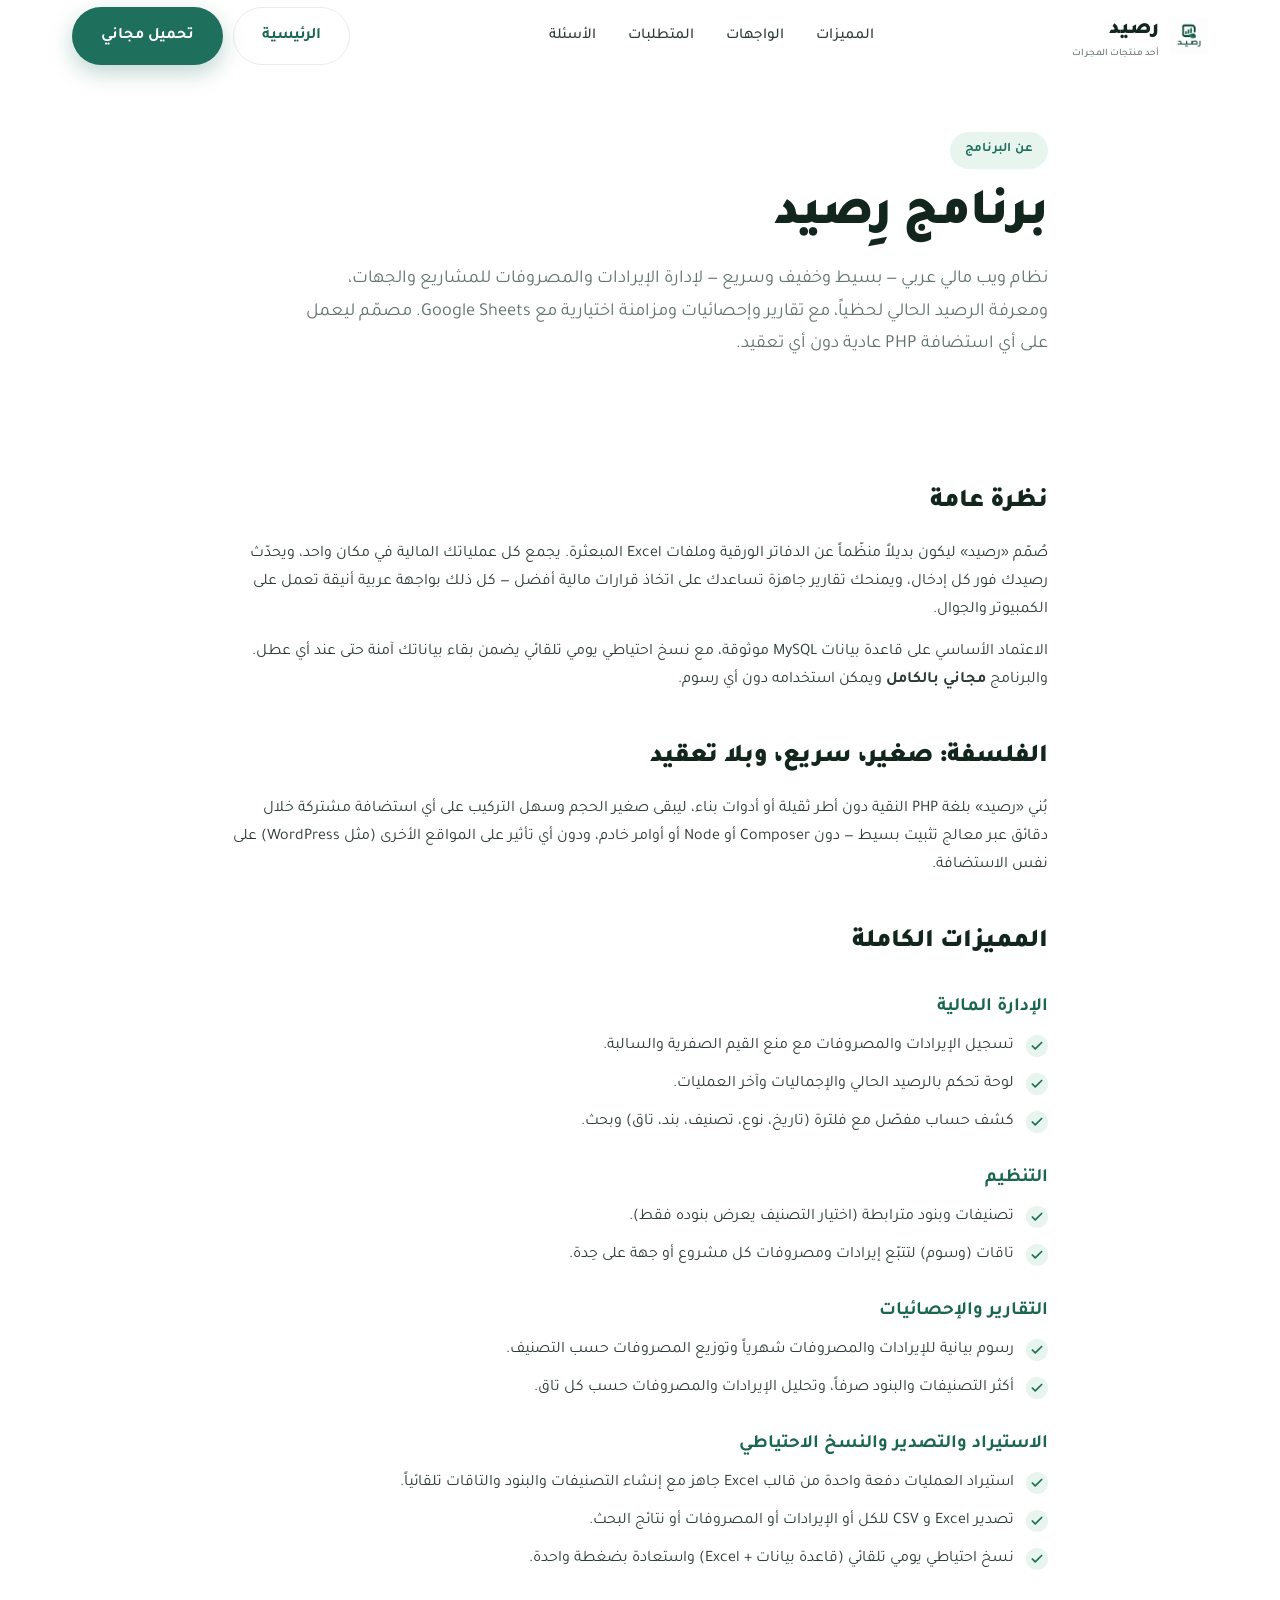
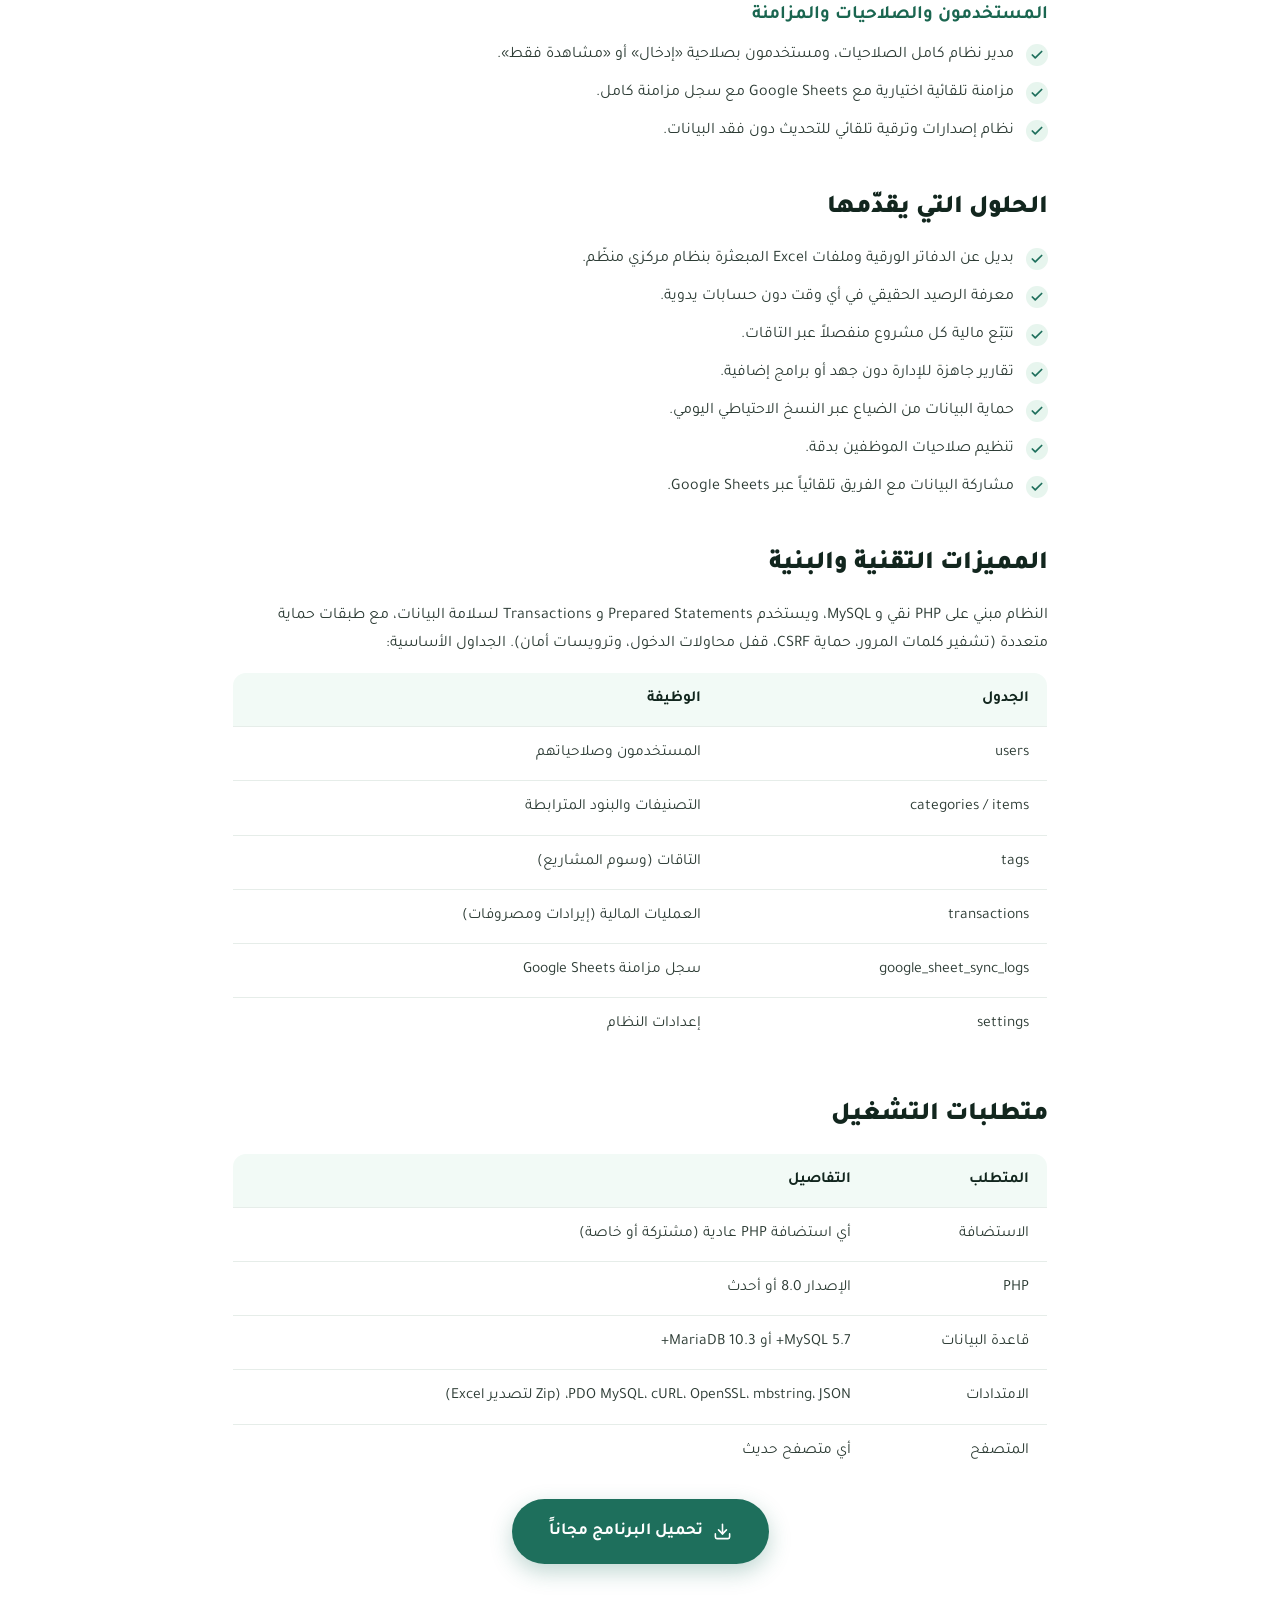
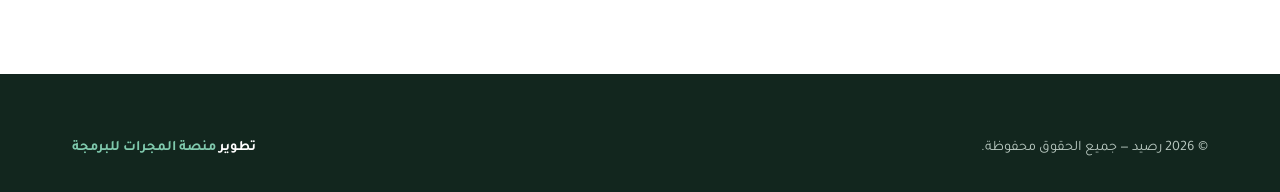
<file: Raseed/about.html>
<!doctype html>
<html lang="ar" dir="rtl">
<head>
<meta charset="utf-8">
<meta name="viewport" content="width=device-width, initial-scale=1">
<title>عن برنامج رصيد | نظام إدارة الإيرادات والمصروفات</title>
<meta name="description" content="تعرّف على برنامج رصيد بالتفصيل: نظرة عامة، الفلسفة، قائمة المميزات الكاملة، الجداول والبنية، والحلول التي يقدّمها. أحد منتجات منصة المجرات للبرمجة.">
<meta name="theme-color" content="#14523f">
<meta property="og:title" content="عن برنامج رصيد">
<meta property="og:description" content="نظام مالي عربي مجاني لإدارة الإيرادات والمصروفات — نظرة تفصيلية.">
<meta property="og:image" content="assets/img/cover.png">
<link rel="icon" type="image/png" href="assets/img/favicon.png">
<link rel="preconnect" href="https://fonts.googleapis.com">
<link rel="preconnect" href="https://fonts.gstatic.com" crossorigin>
<link href="https://fonts.googleapis.com/css2?family=Tajawal:wght@400;500;700;900&display=swap" rel="stylesheet">
<link rel="stylesheet" href="assets/css/style.css">
<style>
  .about-hero { padding: 132px 0 40px; }
  .about-hero .eyebrow { margin-bottom: 16px; }
  .about-hero h1 { font-size: clamp(2rem,4.5vw,3.2rem); font-weight: 900; color: var(--ink); letter-spacing: -1px; line-height: 1.2; }
  .about-hero p.lead { font-size: 1.15rem; color: var(--muted); max-width: 760px; margin-top: 18px; }
  .prose { max-width: 860px; margin-inline: auto; }
  .prose h2 { font-size: 1.6rem; font-weight: 900; color: var(--ink); margin: 42px 0 14px; }
  .prose h3 { font-size: 1.18rem; font-weight: 700; color: var(--green-700); margin: 26px 0 8px; }
  .prose p { color: var(--text); margin-bottom: 14px; }
  .prose ul { list-style: none; margin: 6px 0 18px; display: grid; gap: 10px; }
  .prose ul li { display: flex; gap: 12px; align-items: flex-start; color: var(--text); }
  .prose ul li::before { content: ''; width: 22px; height: 22px; flex-shrink: 0; margin-top: 3px; border-radius: 50%;
    background: var(--green-100) url("data:image/svg+xml,%3Csvg xmlns='http://www.w3.org/2000/svg' width='14' height='14' viewBox='0 0 24 24' fill='none' stroke='%231e6f5c' stroke-width='3' stroke-linecap='round' stroke-linejoin='round'%3E%3Cpolyline points='20 6 9 17 4 12'/%3E%3C/svg%3E") center/14px no-repeat; }
  .tbl { width: 100%; border-collapse: collapse; margin: 10px 0 20px; border: 1px solid var(--line); border-radius: 14px; overflow: hidden; }
  .tbl th, .tbl td { text-align: right; padding: 13px 18px; border-bottom: 1px solid var(--line); font-size: .97rem; }
  .tbl th { background: var(--green-50); color: var(--ink); font-weight: 700; }
  .tbl tr:last-child td { border-bottom: 0; }
  .back-cta { text-align: center; margin: 20px 0 0; }
</style>
</head>
<body>

<header class="header scrolled" id="header">
  <div class="wrap nav">
    <a class="brand" href="index.html"><img src="assets/img/logo.png" alt="شعار رصيد"><span>رصيد<small>أحد منتجات المجرات</small></span></a>
    <nav class="nav-links" id="navLinks">
      <a href="index.html#features">المميزات</a>
      <a href="index.html#gallery">الواجهات</a>
      <a href="index.html#requirements">المتطلبات</a>
      <a href="index.html#faq">الأسئلة</a>
    </nav>
    <div class="nav-cta">
      <a href="index.html" class="btn btn-ghost">الرئيسية</a>
      <a href="index.html#download" class="btn btn-primary">تحميل مجاني</a>
      <button class="nav-toggle" id="navToggle" aria-label="القائمة"><svg viewBox="0 0 24 24" fill="none" stroke="currentColor" stroke-width="2" stroke-linecap="round"><line x1="3" y1="6" x2="21" y2="6"/><line x1="3" y1="12" x2="21" y2="12"/><line x1="3" y1="18" x2="21" y2="18"/></svg></button>
    </div>
  </div>
</header>

<section class="about-hero">
  <div class="wrap prose reveal">
    <span class="eyebrow">عن البرنامج</span>
    <h1>برنامج رِصيد</h1>
    <p class="lead">نظام ويب مالي عربي — بسيط وخفيف وسريع — لإدارة الإيرادات والمصروفات للمشاريع والجهات، ومعرفة الرصيد الحالي لحظياً، مع تقارير وإحصائيات ومزامنة اختيارية مع Google Sheets. مصمّم ليعمل على أي استضافة PHP عادية دون أي تعقيد.</p>
  </div>
</section>

<section class="section" style="padding-top:24px;">
  <div class="wrap prose">

    <h2 class="reveal">نظرة عامة</h2>
    <p class="reveal">صُمّم «رصيد» ليكون بديلاً منظّماً عن الدفاتر الورقية وملفات Excel المبعثرة. يجمع كل عملياتك المالية في مكان واحد، ويحدّث رصيدك فور كل إدخال، ويمنحك تقارير جاهزة تساعدك على اتخاذ قرارات مالية أفضل — كل ذلك بواجهة عربية أنيقة تعمل على الكمبيوتر والجوال.</p>
    <p class="reveal">الاعتماد الأساسي على قاعدة بيانات MySQL موثوقة، مع نسخ احتياطي يومي تلقائي يضمن بقاء بياناتك آمنة حتى عند أي عطل. والبرنامج <strong>مجاني بالكامل</strong> ويمكن استخدامه دون أي رسوم.</p>

    <h2 class="reveal">الفلسفة: صغير، سريع، وبلا تعقيد</h2>
    <p class="reveal">بُني «رصيد» بلغة PHP النقية دون أطر ثقيلة أو أدوات بناء، ليبقى صغير الحجم وسهل التركيب على أي استضافة مشتركة خلال دقائق عبر معالج تثبيت بسيط — دون Composer أو Node أو أوامر خادم، ودون أي تأثير على المواقع الأخرى (مثل WordPress) على نفس الاستضافة.</p>

    <h2 class="reveal">المميزات الكاملة</h2>

    <h3 class="reveal">الإدارة المالية</h3>
    <ul>
      <li class="reveal">تسجيل الإيرادات والمصروفات مع منع القيم الصفرية والسالبة.</li>
      <li class="reveal">لوحة تحكم بالرصيد الحالي والإجماليات وآخر العمليات.</li>
      <li class="reveal">كشف حساب مفصّل مع فلترة (تاريخ، نوع، تصنيف، بند، تاق) وبحث.</li>
    </ul>

    <h3 class="reveal">التنظيم</h3>
    <ul>
      <li class="reveal">تصنيفات وبنود مترابطة (اختيار التصنيف يعرض بنوده فقط).</li>
      <li class="reveal">تاقات (وسوم) لتتبّع إيرادات ومصروفات كل مشروع أو جهة على حِدة.</li>
    </ul>

    <h3 class="reveal">التقارير والإحصائيات</h3>
    <ul>
      <li class="reveal">رسوم بيانية للإيرادات والمصروفات شهرياً وتوزيع المصروفات حسب التصنيف.</li>
      <li class="reveal">أكثر التصنيفات والبنود صرفاً، وتحليل الإيرادات والمصروفات حسب كل تاق.</li>
    </ul>

    <h3 class="reveal">الاستيراد والتصدير والنسخ الاحتياطي</h3>
    <ul>
      <li class="reveal">استيراد العمليات دفعة واحدة من قالب Excel جاهز مع إنشاء التصنيفات والبنود والتاقات تلقائياً.</li>
      <li class="reveal">تصدير Excel و CSV للكل أو الإيرادات أو المصروفات أو نتائج البحث.</li>
      <li class="reveal">نسخ احتياطي يومي تلقائي (قاعدة بيانات + Excel) واستعادة بضغطة واحدة.</li>
    </ul>

    <h3 class="reveal">المستخدمون والصلاحيات والمزامنة</h3>
    <ul>
      <li class="reveal">مدير نظام كامل الصلاحيات، ومستخدمون بصلاحية «إدخال» أو «مشاهدة فقط».</li>
      <li class="reveal">مزامنة تلقائية اختيارية مع Google Sheets مع سجل مزامنة كامل.</li>
      <li class="reveal">نظام إصدارات وترقية تلقائي للتحديث دون فقد البيانات.</li>
    </ul>

    <h2 class="reveal">الحلول التي يقدّمها</h2>
    <ul>
      <li class="reveal">بديل عن الدفاتر الورقية وملفات Excel المبعثرة بنظام مركزي منظّم.</li>
      <li class="reveal">معرفة الرصيد الحقيقي في أي وقت دون حسابات يدوية.</li>
      <li class="reveal">تتبّع مالية كل مشروع منفصلاً عبر التاقات.</li>
      <li class="reveal">تقارير جاهزة للإدارة دون جهد أو برامج إضافية.</li>
      <li class="reveal">حماية البيانات من الضياع عبر النسخ الاحتياطي اليومي.</li>
      <li class="reveal">تنظيم صلاحيات الموظفين بدقة.</li>
      <li class="reveal">مشاركة البيانات مع الفريق تلقائياً عبر Google Sheets.</li>
    </ul>

    <h2 class="reveal">المميزات التقنية والبنية</h2>
    <p class="reveal">النظام مبني على PHP نقي و MySQL، ويستخدم Prepared Statements و Transactions لسلامة البيانات، مع طبقات حماية متعددة (تشفير كلمات المرور، حماية CSRF، قفل محاولات الدخول، وترويسات أمان). الجداول الأساسية:</p>
    <table class="tbl reveal">
      <tr><th>الجدول</th><th>الوظيفة</th></tr>
      <tr><td>users</td><td>المستخدمون وصلاحياتهم</td></tr>
      <tr><td>categories / items</td><td>التصنيفات والبنود المترابطة</td></tr>
      <tr><td>tags</td><td>التاقات (وسوم المشاريع)</td></tr>
      <tr><td>transactions</td><td>العمليات المالية (إيرادات ومصروفات)</td></tr>
      <tr><td>google_sheet_sync_logs</td><td>سجل مزامنة Google Sheets</td></tr>
      <tr><td>settings</td><td>إعدادات النظام</td></tr>
    </table>

    <h2 class="reveal">متطلبات التشغيل</h2>
    <table class="tbl reveal">
      <tr><th>المتطلب</th><th>التفاصيل</th></tr>
      <tr><td>الاستضافة</td><td>أي استضافة PHP عادية (مشتركة أو خاصة)</td></tr>
      <tr><td>PHP</td><td>الإصدار 8.0 أو أحدث</td></tr>
      <tr><td>قاعدة البيانات</td><td>MySQL 5.7+ أو MariaDB 10.3+</td></tr>
      <tr><td>الامتدادات</td><td>PDO MySQL، cURL، OpenSSL، mbstring، JSON، (Zip لتصدير Excel)</td></tr>
      <tr><td>المتصفح</td><td>أي متصفح حديث</td></tr>
    </table>

    <div class="back-cta reveal">
      <a href="index.html#download" class="btn btn-primary btn-lg">
        <svg viewBox="0 0 24 24" fill="none" stroke="currentColor" stroke-width="2" stroke-linecap="round" stroke-linejoin="round"><path d="M21 15v4a2 2 0 0 1-2 2H5a2 2 0 0 1-2-2v-4"/><polyline points="7 10 12 15 17 10"/><line x1="12" y1="15" x2="12" y2="3"/></svg>
        تحميل البرنامج مجاناً
      </a>
    </div>
  </div>
</section>

<footer class="footer">
  <div class="wrap">
    <div class="footer-bottom" style="border-top:0;padding-top:0;">
      <span>© <span id="year">2026</span> رصيد — جميع الحقوق محفوظة.</span>
      <span class="mgrt">تطوير <a href="https://ar.almgrat.com" target="_blank" rel="noopener">منصة المجرات للبرمجة</a></span>
    </div>
  </div>
</footer>

<script src="assets/js/main.js"></script>
</body>
</html>
</file>
<file: Raseed/assets/css/style.css>
/* ============================================================
   رصيد - الصفحة التعريفية | هوية بصرية حديثة (RTL)
   أحد منتجات منصة المجرات للبرمجة
   ============================================================ */

/* ---------- الخطوط ---------- */
@font-face {
  font-family: 'Raseed';
  src: url('../fonts/NotoSansArabic-Regular.woff2') format('woff2');
  font-weight: 400; font-display: swap;
}
@font-face {
  font-family: 'Raseed';
  src: url('../fonts/NotoSansArabic-Medium.woff2') format('woff2');
  font-weight: 500; font-display: swap;
}
@font-face {
  font-family: 'Raseed';
  src: url('../fonts/NotoSansArabic-Bold.woff2') format('woff2');
  font-weight: 700; font-display: swap;
}
@font-face {
  font-family: 'Raseed';
  src: url('../fonts/NotoSansArabic-Black.woff2') format('woff2');
  font-weight: 900; font-display: swap;
}

/* ---------- متغيرات الهوية ---------- */
:root {
  --green-900: #0f3d2e;
  --green-800: #14523f;
  --green-700: #1a6650;
  --green-600: #1e6f5c;
  --green-500: #2e8e78;
  --green-300: #7fc9ad;
  --green-100: #e7f5ee;
  --green-50:  #f2faf6;

  --ink:      #12261e;
  --text:     #2c3b34;
  --muted:    #63756c;
  --line:     #e6ede9;
  --bg:       #ffffff;
  --bg-soft:  #f6faf8;
  --card:     #ffffff;

  --radius:   18px;
  --radius-sm: 12px;
  --shadow-sm: 0 1px 2px rgba(15,61,46,.06), 0 2px 8px rgba(15,61,46,.05);
  --shadow-md: 0 8px 30px rgba(15,61,46,.10);
  --shadow-lg: 0 24px 60px rgba(15,61,46,.16);
  --maxw: 1180px;
  --ease: cubic-bezier(.16,.84,.44,1);
}

* { margin: 0; padding: 0; box-sizing: border-box; }
html { scroll-behavior: smooth; scroll-padding-top: 90px; }

body {
  font-family: 'Tajawal', 'Raseed', 'Segoe UI', Tahoma, sans-serif;
  color: var(--text);
  background: var(--bg);
  line-height: 1.75;
  -webkit-font-smoothing: antialiased;
  overflow-x: hidden;
}

a { color: inherit; text-decoration: none; }
img { max-width: 100%; display: block; }
section { position: relative; }

.wrap { max-width: var(--maxw); margin-inline: auto; padding-inline: 22px; }

/* ---------- عناوين الأقسام ---------- */
.eyebrow {
  display: inline-flex; align-items: center; gap: 8px;
  font-size: .82rem; font-weight: 700; color: var(--green-600);
  background: var(--green-100); padding: 7px 15px; border-radius: 100px;
  margin-bottom: 18px; letter-spacing: .2px;
}
.section-head { text-align: center; max-width: 720px; margin: 0 auto 54px; }
.section-head h2 {
  font-size: clamp(1.7rem, 3.5vw, 2.6rem); font-weight: 900;
  color: var(--ink); line-height: 1.25; letter-spacing: -.5px;
}
.section-head p { color: var(--muted); font-size: 1.08rem; margin-top: 14px; }

.section { padding: clamp(64px, 9vw, 110px) 0; }
.section-soft { background: var(--bg-soft); }
.section-dark {
  background: radial-gradient(120% 120% at 85% 0%, var(--green-700), var(--green-900));
  color: #fff;
}
.section-dark .section-head h2 { color: #fff; }
.section-dark .section-head p { color: #bfe0d3; }
.section-dark .eyebrow { background: rgba(255,255,255,.12); color: #a8dcc8; }

/* ---------- الأزرار ---------- */
.btn {
  display: inline-flex; align-items: center; justify-content: center; gap: 10px;
  font-family: inherit; font-size: 1rem; font-weight: 700; cursor: pointer;
  padding: 14px 28px; border-radius: 100px; border: 1.5px solid transparent;
  transition: transform .25s var(--ease), box-shadow .25s var(--ease), background .2s, color .2s;
  white-space: nowrap;
}
.btn svg { width: 19px; height: 19px; }
.btn-primary { background: var(--green-600); color: #fff; box-shadow: 0 8px 22px rgba(30,111,92,.28); }
.btn-primary:hover { background: var(--green-700); transform: translateY(-2px); box-shadow: 0 14px 30px rgba(30,111,92,.36); }
.btn-ghost { background: #fff; color: var(--green-700); border-color: var(--line); }
.btn-ghost:hover { border-color: var(--green-300); transform: translateY(-2px); box-shadow: var(--shadow-sm); }
.btn-white { background: #fff; color: var(--green-800); }
.btn-white:hover { transform: translateY(-2px); box-shadow: 0 14px 30px rgba(0,0,0,.2); }
.btn-outline-white { background: transparent; color: #fff; border-color: rgba(255,255,255,.35); }
.btn-outline-white:hover { background: rgba(255,255,255,.1); border-color: #fff; }
.btn-lg { padding: 17px 36px; font-size: 1.06rem; }

/* ---------- الهيدر ---------- */
.header {
  position: fixed; inset-block-start: 0; inset-inline: 0; z-index: 1000;
  background: rgba(255,255,255,.82); backdrop-filter: saturate(180%) blur(14px);
  border-bottom: 1px solid transparent; transition: border-color .3s, box-shadow .3s, background .3s;
}
.header.scrolled { border-bottom-color: var(--line); box-shadow: var(--shadow-sm); }
.nav { display: flex; align-items: center; justify-content: space-between; height: 72px; }
.brand { display: flex; align-items: center; gap: 11px; font-weight: 900; font-size: 1.3rem; color: var(--ink); }
.brand img { width: 38px; height: 38px; object-fit: contain; }
.brand small { display: block; font-size: .62rem; font-weight: 500; color: var(--muted); line-height: 1; margin-top: 2px; }
.nav-links { display: flex; align-items: center; gap: 4px; }
.nav-links a {
  font-size: .95rem; font-weight: 500; color: var(--text); padding: 9px 14px; border-radius: 10px;
  transition: background .2s, color .2s;
}
.nav-links a:hover { background: var(--green-50); color: var(--green-700); }
.nav-cta { display: flex; align-items: center; gap: 10px; }
.nav-toggle { display: none; background: none; border: none; cursor: pointer; padding: 8px; color: var(--ink); }
.nav-toggle svg { width: 26px; height: 26px; }

/* ---------- الهيرو ---------- */
.hero { padding: 128px 0 70px; position: relative; overflow: hidden; }
.hero::before {
  content: ''; position: absolute; inset-block-start: -160px; inset-inline-start: 50%;
  transform: translateX(50%); width: 900px; height: 620px; z-index: -1;
  background: radial-gradient(circle at center, rgba(126,201,173,.28), transparent 62%);
}
.hero-grid { display: grid; grid-template-columns: 1.05fr .95fr; gap: 50px; align-items: center; }
.hero h1 {
  font-size: clamp(2.3rem, 5.2vw, 4rem); font-weight: 900; line-height: 1.14;
  color: var(--ink); letter-spacing: -1px;
}
.hero h1 .grad {
  background: linear-gradient(120deg, var(--green-600), var(--green-500));
  -webkit-background-clip: text; background-clip: text; -webkit-text-fill-color: transparent;
}
.hero .lead { font-size: 1.18rem; color: var(--muted); margin: 22px 0 30px; max-width: 540px; }
.hero-actions { display: flex; gap: 14px; flex-wrap: wrap; }
.hero-badges { display: flex; gap: 22px; margin-top: 30px; flex-wrap: wrap; }
.hero-badge { display: flex; align-items: center; gap: 9px; font-size: .92rem; font-weight: 500; color: var(--text); }
.hero-badge svg { width: 20px; height: 20px; color: var(--green-600); flex-shrink: 0; }

.hero-visual { position: relative; }
.hero-visual img {
  width: 100%; border-radius: var(--radius); border: 1px solid var(--line);
  box-shadow: var(--shadow-lg); transform: perspective(1600px) rotateY(4deg);
}
.hero-float {
  position: absolute; background: #fff; border: 1px solid var(--line); border-radius: 14px;
  box-shadow: var(--shadow-md); padding: 13px 17px; display: flex; align-items: center; gap: 11px;
  font-weight: 700; font-size: .95rem;
}
.hero-float .ic { width: 38px; height: 38px; border-radius: 10px; display: grid; place-items: center; flex-shrink: 0; }
.hero-float small { display: block; font-size: .72rem; font-weight: 500; color: var(--muted); }
.hero-float.f1 { inset-block-start: 26px; inset-inline-start: -22px; }
.hero-float.f2 { inset-block-end: 30px; inset-inline-end: -18px; }
.hero-float .ic.g { background: var(--green-100); color: var(--green-600); }
.hero-float .ic.r { background: #fdeaec; color: #dc3545; }

/* ---------- شريط الثقة / الأرقام ---------- */
.stats { display: grid; grid-template-columns: repeat(4, 1fr); gap: 20px; }
.stat { text-align: center; padding: 26px 16px; }
.stat .num { font-size: clamp(1.8rem, 4vw, 2.6rem); font-weight: 900; color: var(--green-600); line-height: 1; }
.stat .lbl { color: var(--muted); font-size: .95rem; margin-top: 8px; }

/* ---------- البطاقات (لماذا/مميزات) ---------- */
.grid { display: grid; gap: 22px; }
.grid-3 { grid-template-columns: repeat(3, 1fr); }
.grid-2 { grid-template-columns: repeat(2, 1fr); }
.grid-4 { grid-template-columns: repeat(4, 1fr); }

.card {
  background: var(--card); border: 1px solid var(--line); border-radius: var(--radius);
  padding: 30px 26px; transition: transform .3s var(--ease), box-shadow .3s var(--ease), border-color .3s;
}
.card:hover { transform: translateY(-5px); box-shadow: var(--shadow-md); border-color: var(--green-300); }
.card .ic {
  width: 54px; height: 54px; border-radius: 14px; display: grid; place-items: center;
  background: var(--green-100); color: var(--green-600); margin-bottom: 18px;
}
.card .ic svg { width: 27px; height: 27px; }
.card h3 { font-size: 1.22rem; font-weight: 700; color: var(--ink); margin-bottom: 9px; }
.card p { color: var(--muted); font-size: .98rem; }

/* بطاقات "لماذا رصيد" بنمط قائمة */
.why-card { display: flex; gap: 16px; align-items: flex-start; }
.why-card .ic { flex-shrink: 0; margin-bottom: 0; }

/* ---------- المعرض / الصور ---------- */
.shots { display: grid; grid-template-columns: repeat(12, 1fr); gap: 18px; }
.shot {
  border-radius: var(--radius); overflow: hidden; border: 1px solid var(--line);
  box-shadow: var(--shadow-sm); background: #fff; transition: transform .3s var(--ease), box-shadow .3s var(--ease);
}
.shot:hover { transform: translateY(-4px); box-shadow: var(--shadow-md); }
.shot img { width: 100%; height: 340px; object-fit: cover; object-position: top center; display: block; }
.shot.big { grid-column: span 8; }
.shot.big img { height: 430px; }
.shot.small { grid-column: span 4; }
.shot.small img { height: 430px; }
.shot.half { grid-column: span 6; }
.shot .cap {
  padding: 13px 18px; font-weight: 700; font-size: .95rem; color: var(--ink);
  border-top: 1px solid var(--line); display: flex; align-items: center; gap: 8px;
}
.shot .cap svg { width: 17px; height: 17px; color: var(--green-600); }

/* ---------- طريقة العمل ---------- */
.steps { display: grid; grid-template-columns: repeat(4, 1fr); gap: 22px; counter-reset: s; }
.step { position: relative; padding-top: 18px; }
.step .n {
  width: 46px; height: 46px; border-radius: 13px; display: grid; place-items: center;
  background: var(--green-600); color: #fff; font-weight: 900; font-size: 1.2rem; margin-bottom: 16px;
  box-shadow: 0 8px 18px rgba(30,111,92,.28);
}
.step h3 { font-size: 1.12rem; color: var(--ink); margin-bottom: 7px; }
.step p { color: var(--muted); font-size: .95rem; }
.step:not(:last-child)::after {
  content: ''; position: absolute; inset-block-start: 40px; inset-inline-start: -11px;
  width: 22px; height: 2px; background: var(--green-300);
}

/* ---------- الأمان (قائمة أفقية) ---------- */
.feature-split { display: grid; grid-template-columns: 1fr 1fr; gap: 50px; align-items: center; }
.check-list { list-style: none; display: grid; gap: 16px; }
.check-list li { display: flex; gap: 13px; align-items: flex-start; }
.check-list .ck {
  width: 26px; height: 26px; border-radius: 50%; background: var(--green-100); color: var(--green-600);
  display: grid; place-items: center; flex-shrink: 0; margin-top: 2px;
}
.check-list .ck svg { width: 15px; height: 15px; }
.check-list b { color: var(--ink); font-weight: 700; }
.check-list span { color: var(--muted); font-size: .96rem; }
.mock {
  border-radius: var(--radius); overflow: hidden; border: 1px solid var(--line); box-shadow: var(--shadow-md);
}
.mock img { width: 100%; height: 460px; object-fit: cover; object-position: top center; display: block; }
.section-dark .mock { border-color: rgba(255,255,255,.14); }

/* ---------- المتطلبات ---------- */
.req-grid { display: grid; grid-template-columns: repeat(2,1fr); gap: 16px; }
.req {
  display: flex; gap: 15px; align-items: center; background: #fff; border: 1px solid var(--line);
  border-radius: var(--radius-sm); padding: 20px 22px;
}
.req .ic { width: 46px; height: 46px; border-radius: 12px; background: var(--green-100); color: var(--green-600); display: grid; place-items: center; flex-shrink: 0; }
.req .ic svg { width: 24px; height: 24px; }
.req b { display: block; color: var(--ink); font-size: 1.02rem; }
.req span { color: var(--muted); font-size: .9rem; }

/* ---------- الأسئلة الشائعة ---------- */
.faq { max-width: 820px; margin-inline: auto; display: grid; gap: 14px; }
.faq-item { background: #fff; border: 1px solid var(--line); border-radius: var(--radius-sm); overflow: hidden; transition: border-color .3s, box-shadow .3s; }
.faq-item[open] { border-color: var(--green-300); box-shadow: var(--shadow-sm); }
.faq-item summary {
  list-style: none; cursor: pointer; padding: 20px 24px; font-weight: 700; color: var(--ink);
  font-size: 1.06rem; display: flex; align-items: center; justify-content: space-between; gap: 14px;
}
.faq-item summary::-webkit-details-marker { display: none; }
.faq-item summary .plus { width: 24px; height: 24px; flex-shrink: 0; color: var(--green-600); transition: transform .3s; }
.faq-item[open] summary .plus { transform: rotate(45deg); }
.faq-item .a { padding: 0 24px 22px; color: var(--muted); }

/* ---------- التحميل (CTA) ---------- */
.download-cta { text-align: center; }
.download-box {
  background: linear-gradient(135deg, var(--green-800), var(--green-600));
  border-radius: 26px; padding: clamp(40px, 6vw, 70px) 30px; color: #fff; position: relative; overflow: hidden;
  box-shadow: var(--shadow-lg);
}
.download-box::before, .download-box::after {
  content: ''; position: absolute; border-radius: 50%; background: rgba(255,255,255,.07);
}
.download-box::before { width: 340px; height: 340px; inset-block-start: -120px; inset-inline-start: -80px; }
.download-box::after { width: 260px; height: 260px; inset-block-end: -110px; inset-inline-end: -60px; }
.download-box > * { position: relative; z-index: 1; }
.download-box .free-badge {
  display: inline-block; background: rgba(255,255,255,.16); color: #fff; font-weight: 700;
  padding: 8px 20px; border-radius: 100px; margin-bottom: 20px; font-size: .95rem;
}
.download-box h2 { font-size: clamp(1.8rem, 4vw, 2.8rem); font-weight: 900; line-height: 1.25; }
.download-box p { color: #d6ece3; font-size: 1.12rem; margin: 16px auto 30px; max-width: 560px; }
.download-actions { display: flex; gap: 14px; justify-content: center; flex-wrap: wrap; }
.download-note { margin-top: 22px; font-size: .9rem; color: #b6d9ca; }

/* ---------- التخصيص ---------- */
.custom-grid { display: grid; grid-template-columns: 1fr 1fr; gap: 46px; align-items: center; }
.custom-services { display: grid; grid-template-columns: 1fr 1fr; gap: 14px; margin-top: 6px; }
.custom-service { display: flex; align-items: center; gap: 11px; font-weight: 500; }
.custom-service svg { width: 20px; height: 20px; color: var(--green-300); flex-shrink: 0; }
.section-dark .btn-primary { background: #fff; color: var(--green-800); box-shadow: 0 10px 26px rgba(0,0,0,.22); }
.section-dark .btn-primary:hover { background: #eafaf3; }

/* ---------- الفوتر ---------- */
.footer { background: var(--ink); color: #b9c9c1; padding: 62px 0 30px; }
.footer-top { display: grid; grid-template-columns: 1.4fr 1fr 1fr; gap: 40px; padding-bottom: 40px; border-bottom: 1px solid rgba(255,255,255,.1); }
.footer .brand { color: #fff; margin-bottom: 14px; }
.footer .brand small { color: #8fa79c; }
.footer p { font-size: .95rem; max-width: 340px; }
.footer h4 { color: #fff; font-size: 1.02rem; margin-bottom: 16px; font-weight: 700; }
.footer-col a { display: block; padding: 5px 0; font-size: .95rem; transition: color .2s; }
.footer-col a:hover { color: var(--green-300); }
.footer-bottom { display: flex; align-items: center; justify-content: space-between; padding-top: 26px; flex-wrap: wrap; gap: 14px; font-size: .9rem; }
.footer-bottom .mgrt { color: #fff; font-weight: 700; }
.footer-bottom .mgrt a { color: var(--green-300); }
.footer-social { display: flex; gap: 10px; }
.footer-social a { width: 40px; height: 40px; border-radius: 11px; background: rgba(255,255,255,.08); display: grid; place-items: center; transition: background .2s, transform .2s; }
.footer-social a:hover { background: var(--green-600); transform: translateY(-2px); }
.footer-social svg { width: 19px; height: 19px; color: #fff; }

/* ---------- حركات الظهور (تحسين تدريجي: المحتوى ظاهر افتراضياً بلا JS) ---------- */
.js .reveal { opacity: 0; transform: translateY(26px); transition: opacity .7s var(--ease), transform .7s var(--ease); }
.js .reveal.in { opacity: 1; transform: none; }
@media (prefers-reduced-motion: reduce) { .js .reveal { opacity: 1; transform: none; transition: none; } html { scroll-behavior: auto; } }

/* ---------- الاستجابة ---------- */
@media (max-width: 980px) {
  .hero-grid { grid-template-columns: 1fr; gap: 40px; }
  .hero-visual { order: -1; }
  .hero-visual img { transform: none; }
  .feature-split, .custom-grid { grid-template-columns: 1fr; gap: 34px; }
  .footer-top { grid-template-columns: 1fr 1fr; }
  .grid-4 { grid-template-columns: repeat(2,1fr); }
  .steps { grid-template-columns: repeat(2,1fr); }
  .step:not(:last-child)::after { display: none; }
}
@media (max-width: 760px) {
  .nav-links { display: none; }
  .nav-links.open {
    display: flex; flex-direction: column; align-items: stretch; gap: 4px;
    position: absolute; inset-block-start: 72px; inset-inline: 12px; background: #fff;
    border: 1px solid var(--line); border-radius: 16px; padding: 12px; box-shadow: var(--shadow-md);
  }
  .nav-links.open a { padding: 12px 14px; }
  .nav-toggle { display: block; }
  .nav .btn-ghost { display: none; }
  .grid-3, .grid-2, .grid-4, .stats, .steps, .req-grid, .custom-services { grid-template-columns: 1fr; }
  .stats { grid-template-columns: repeat(2,1fr); }
  .shot.big, .shot.small, .shot.half { grid-column: span 12; }
  .footer-top { grid-template-columns: 1fr; gap: 30px; }
  .hero-float { display: none; }
}
</file>
